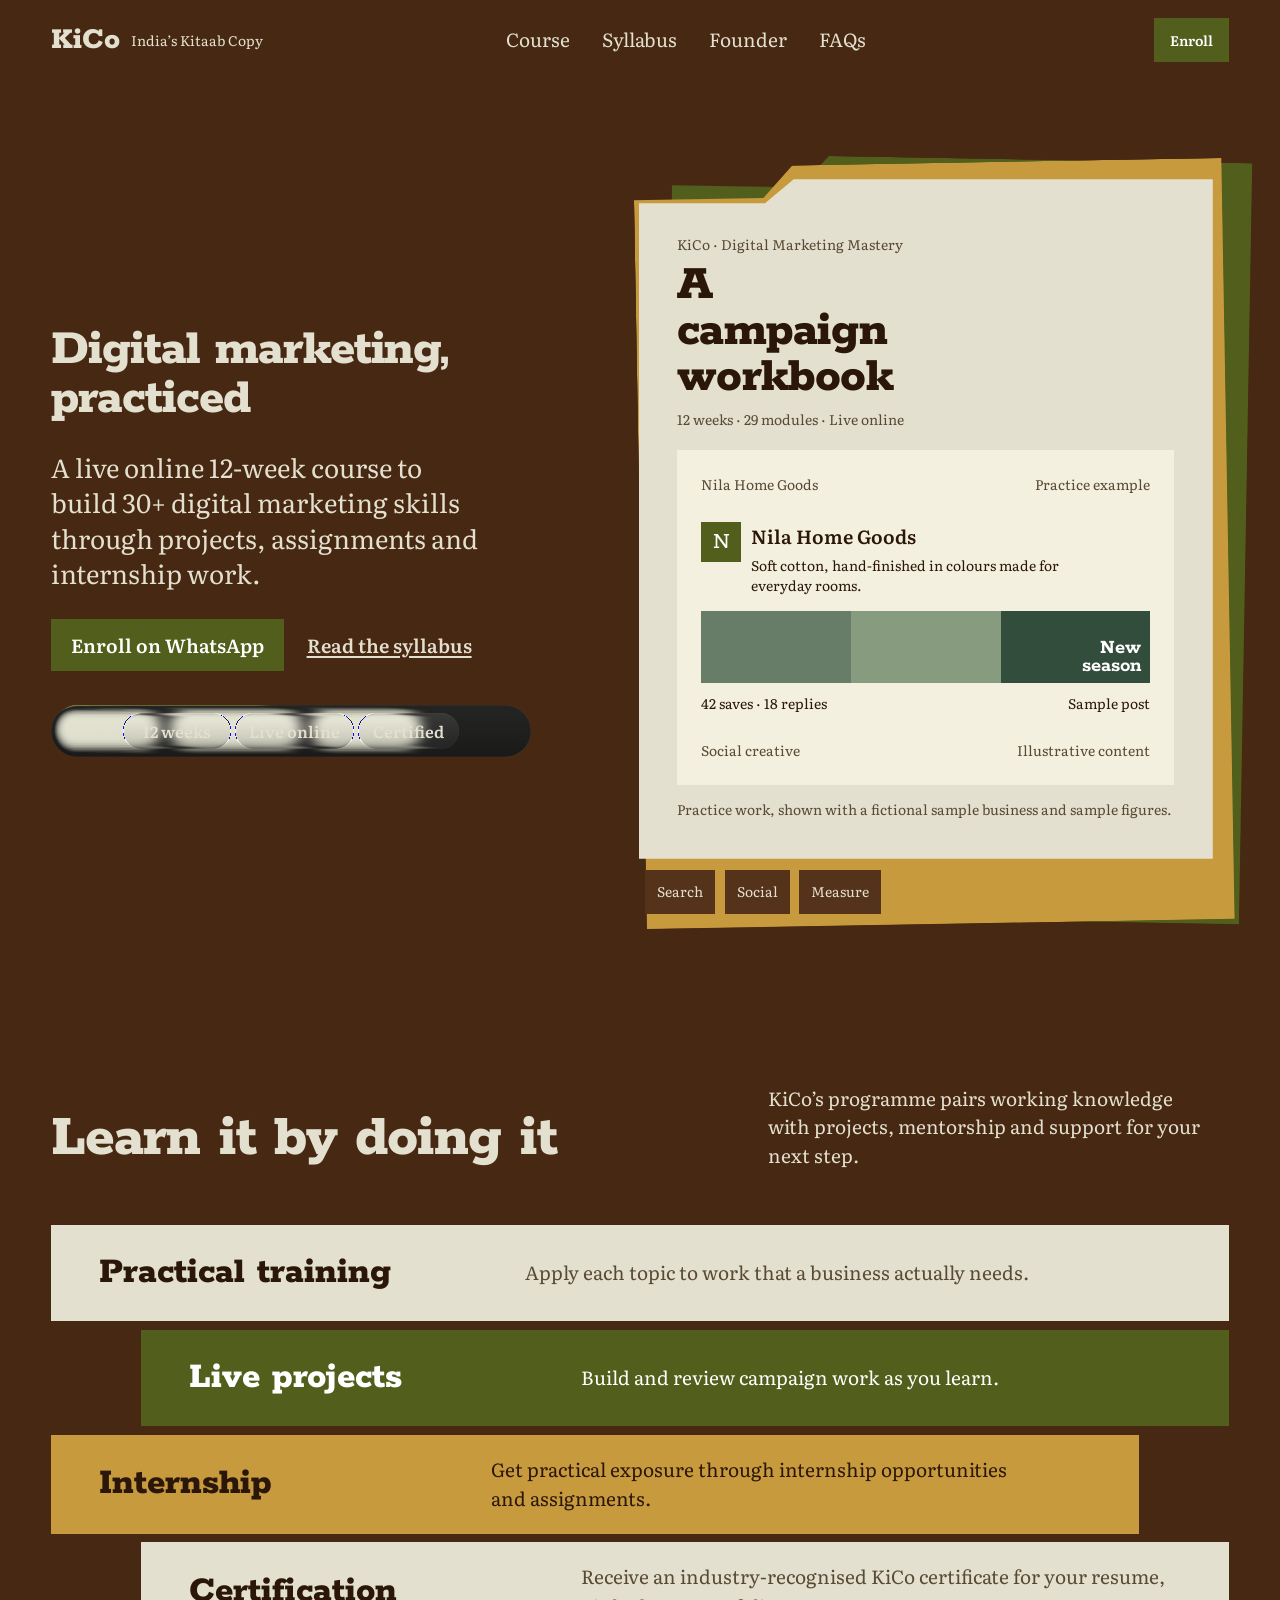
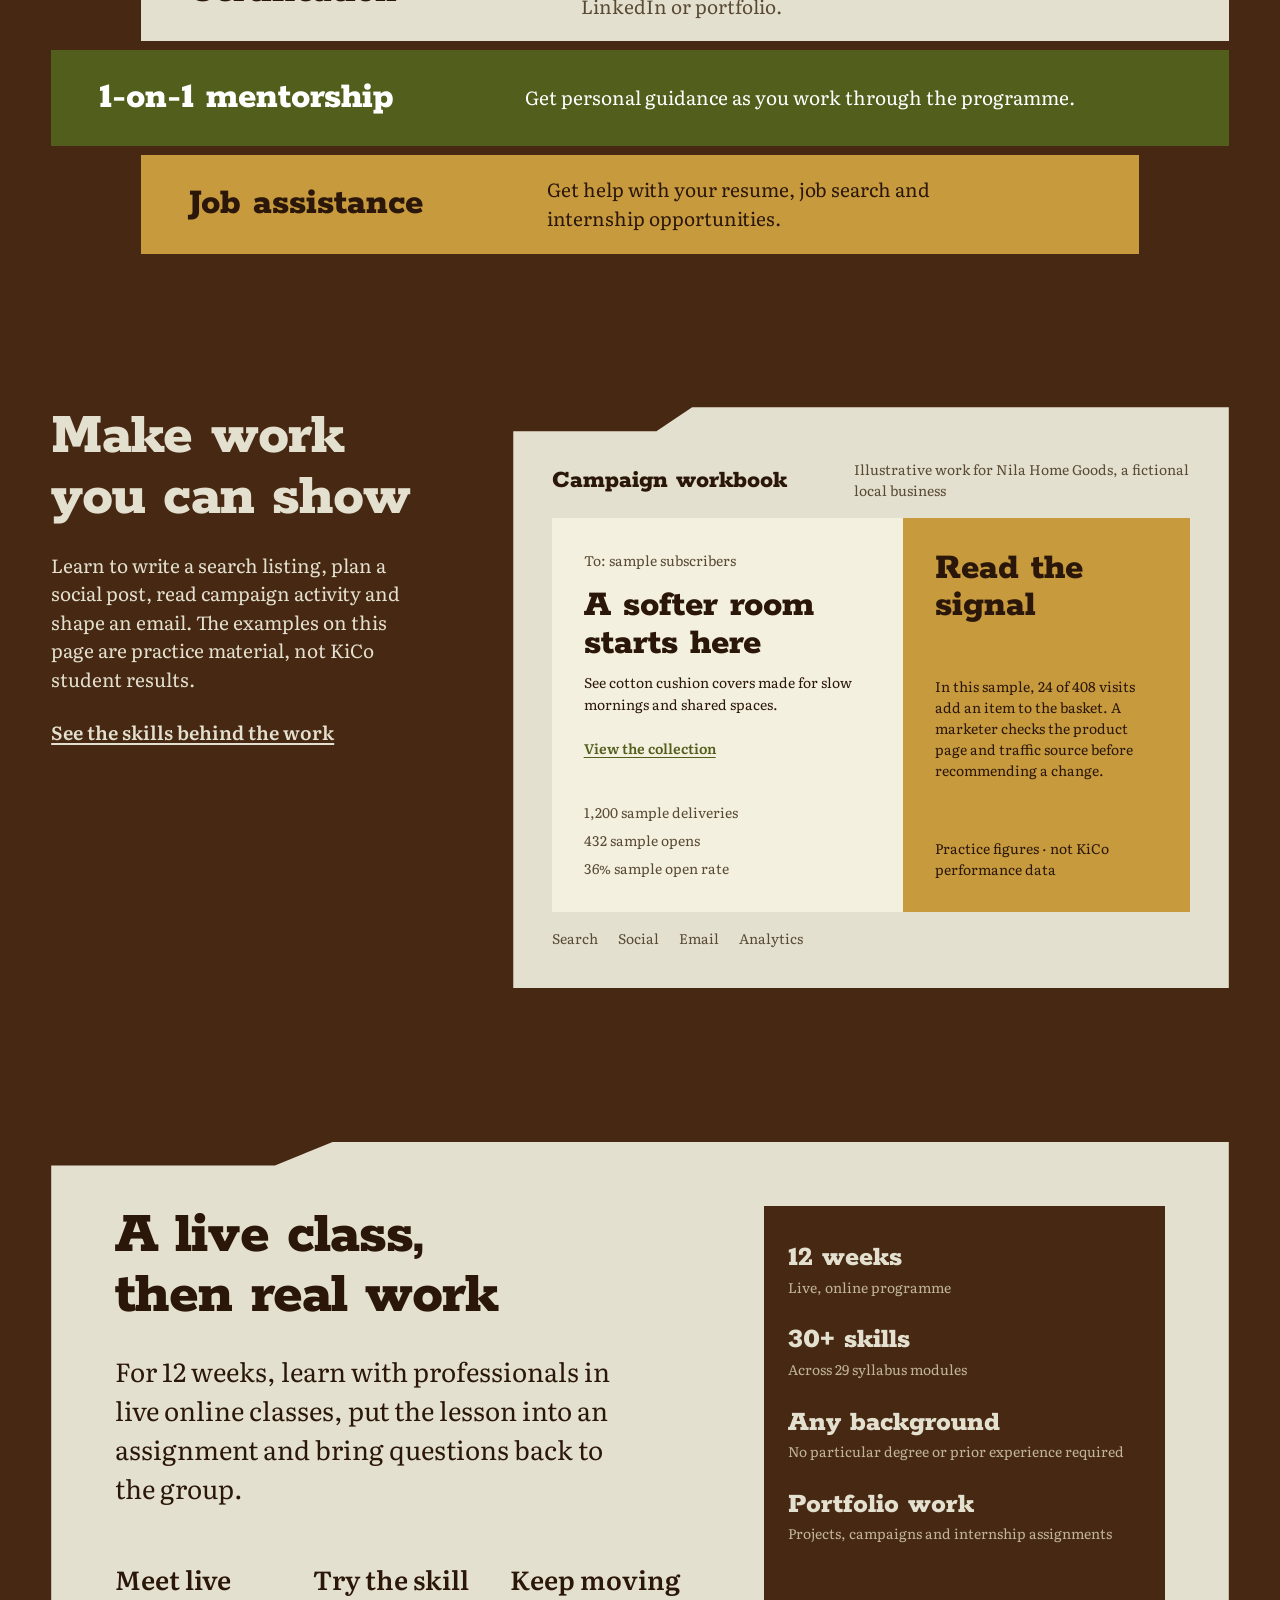
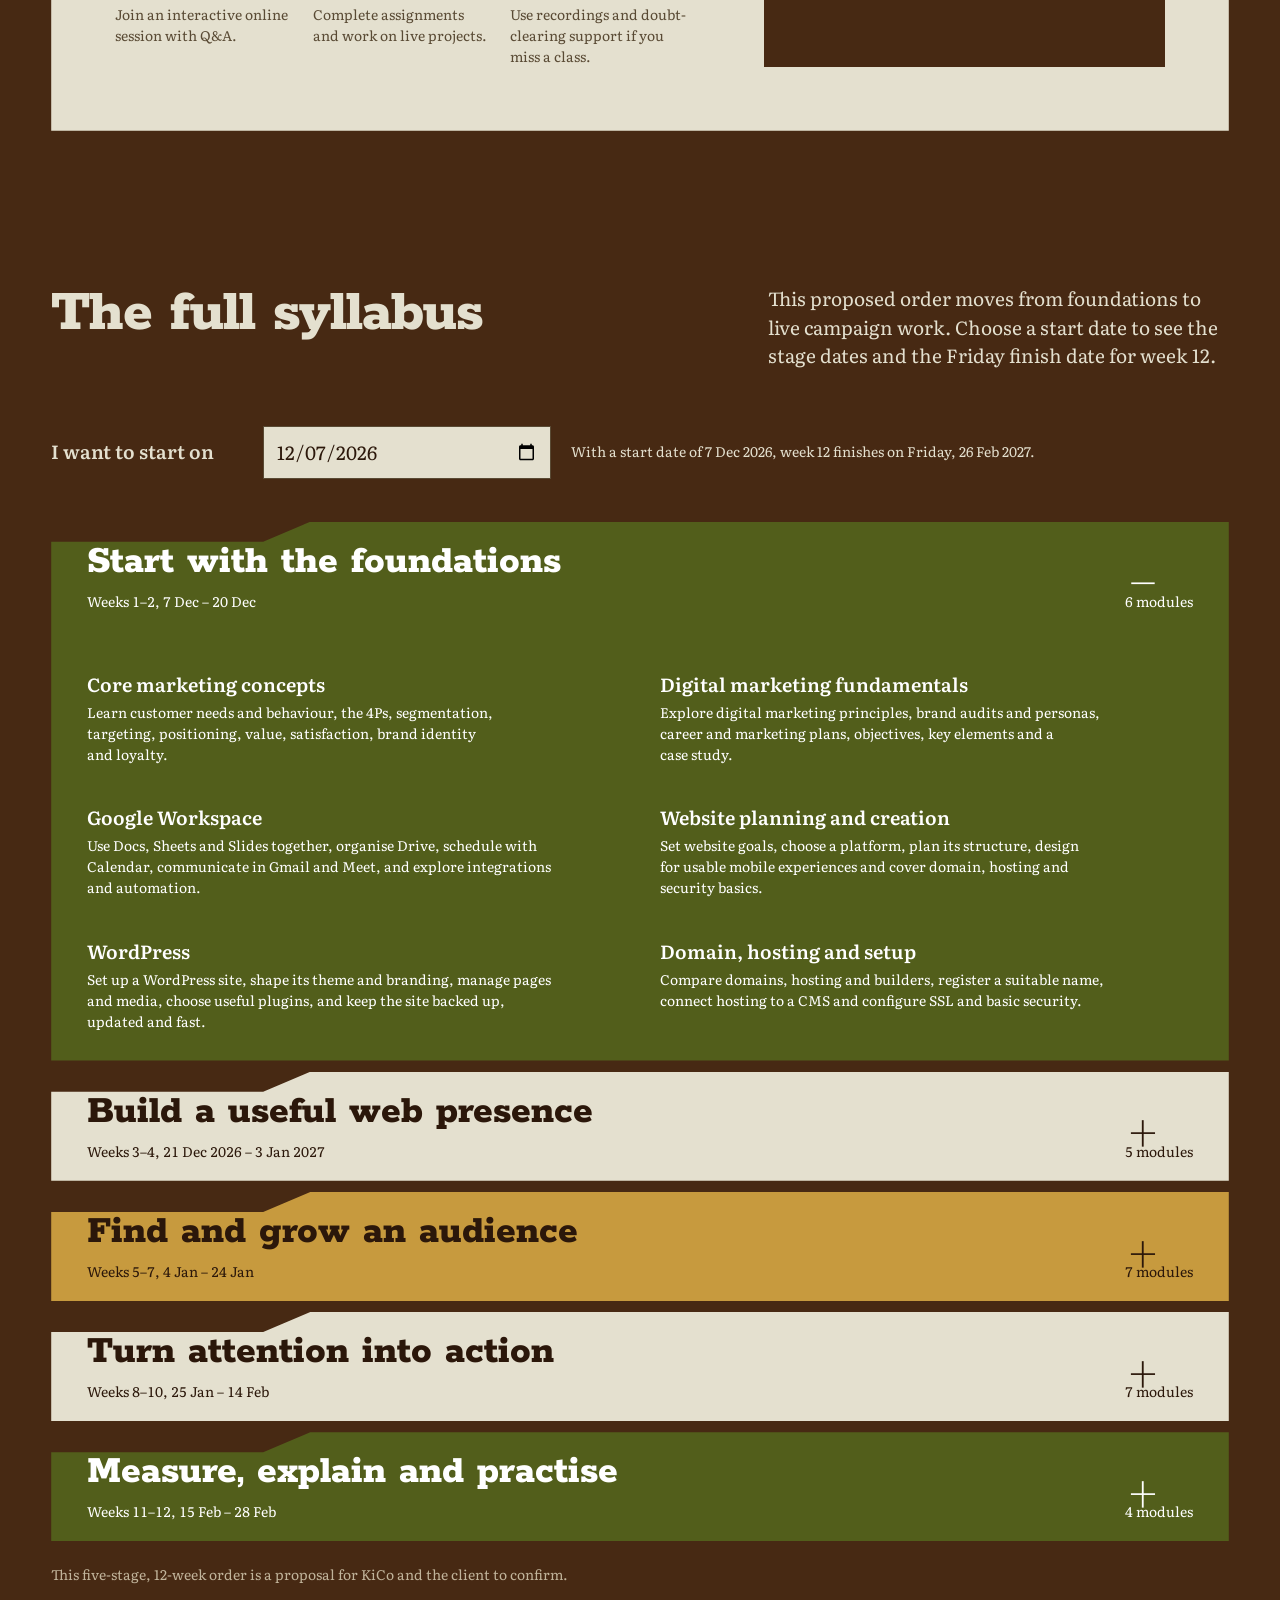
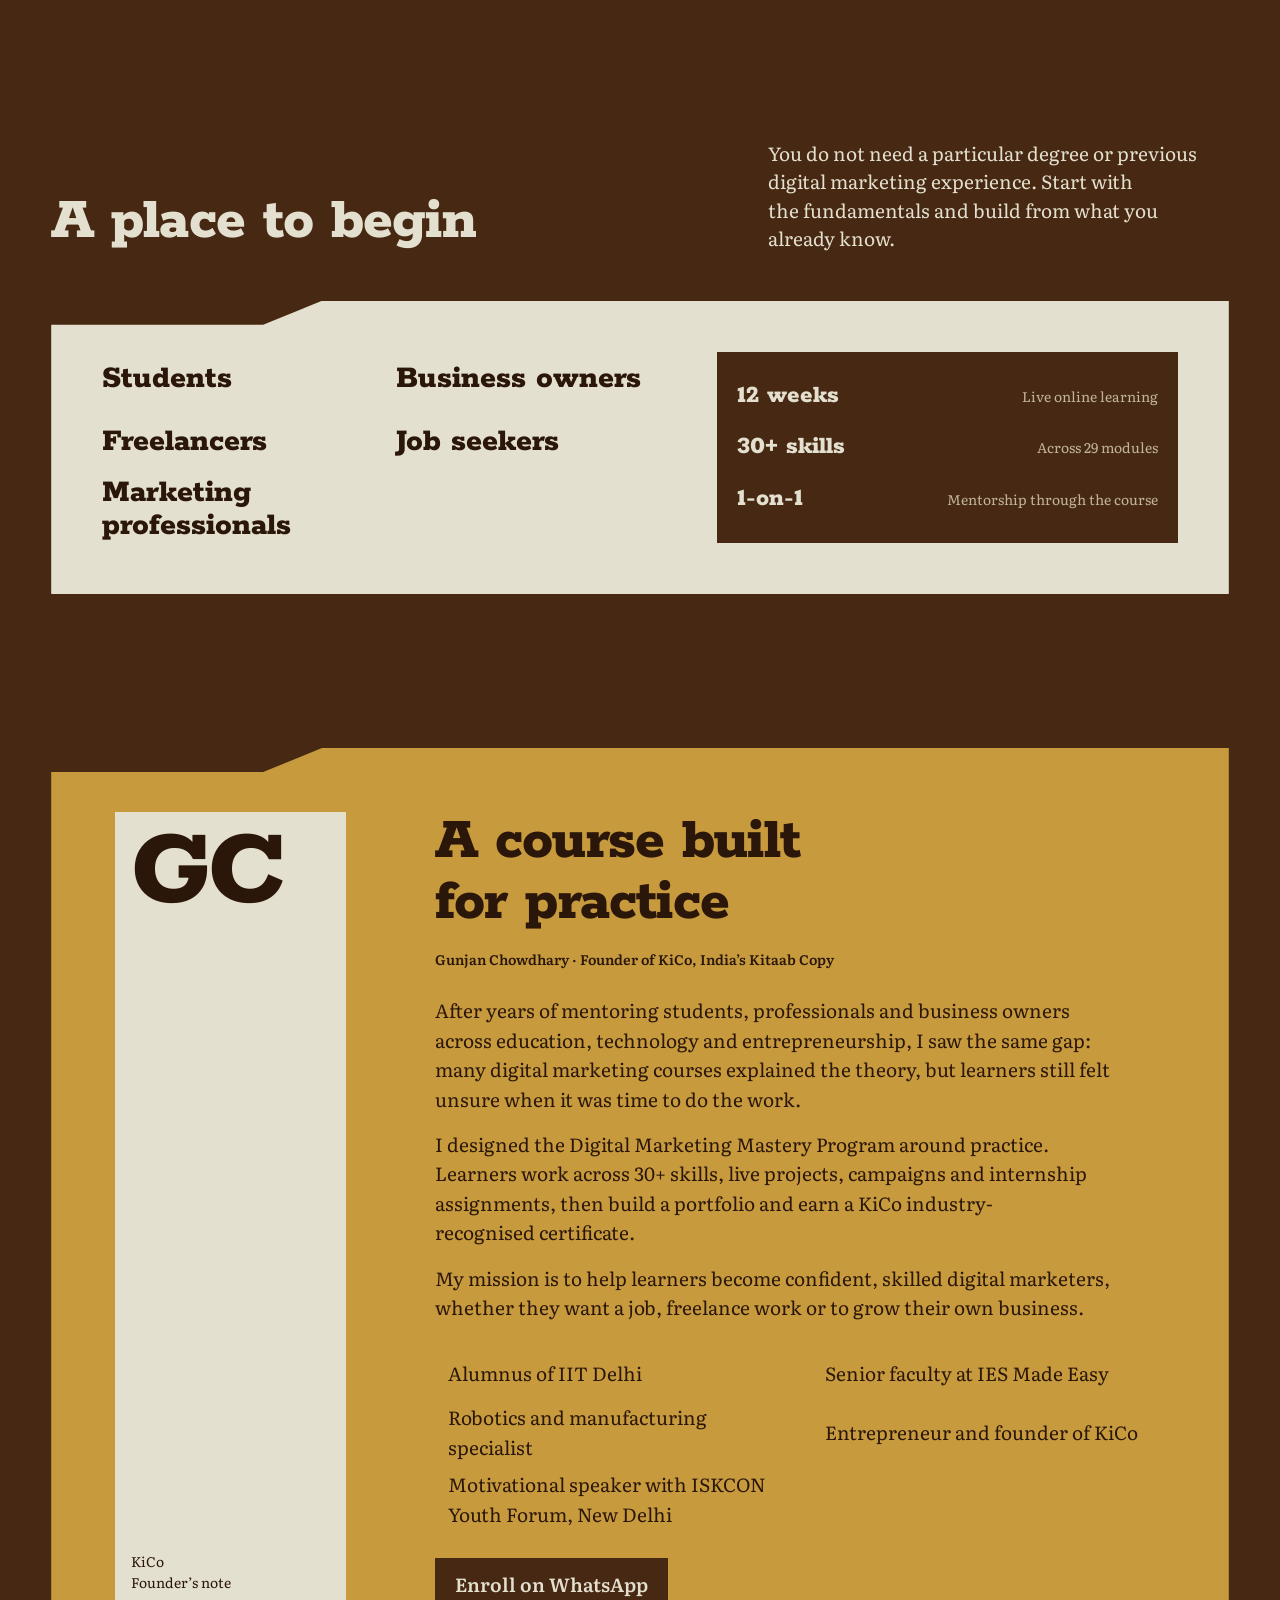
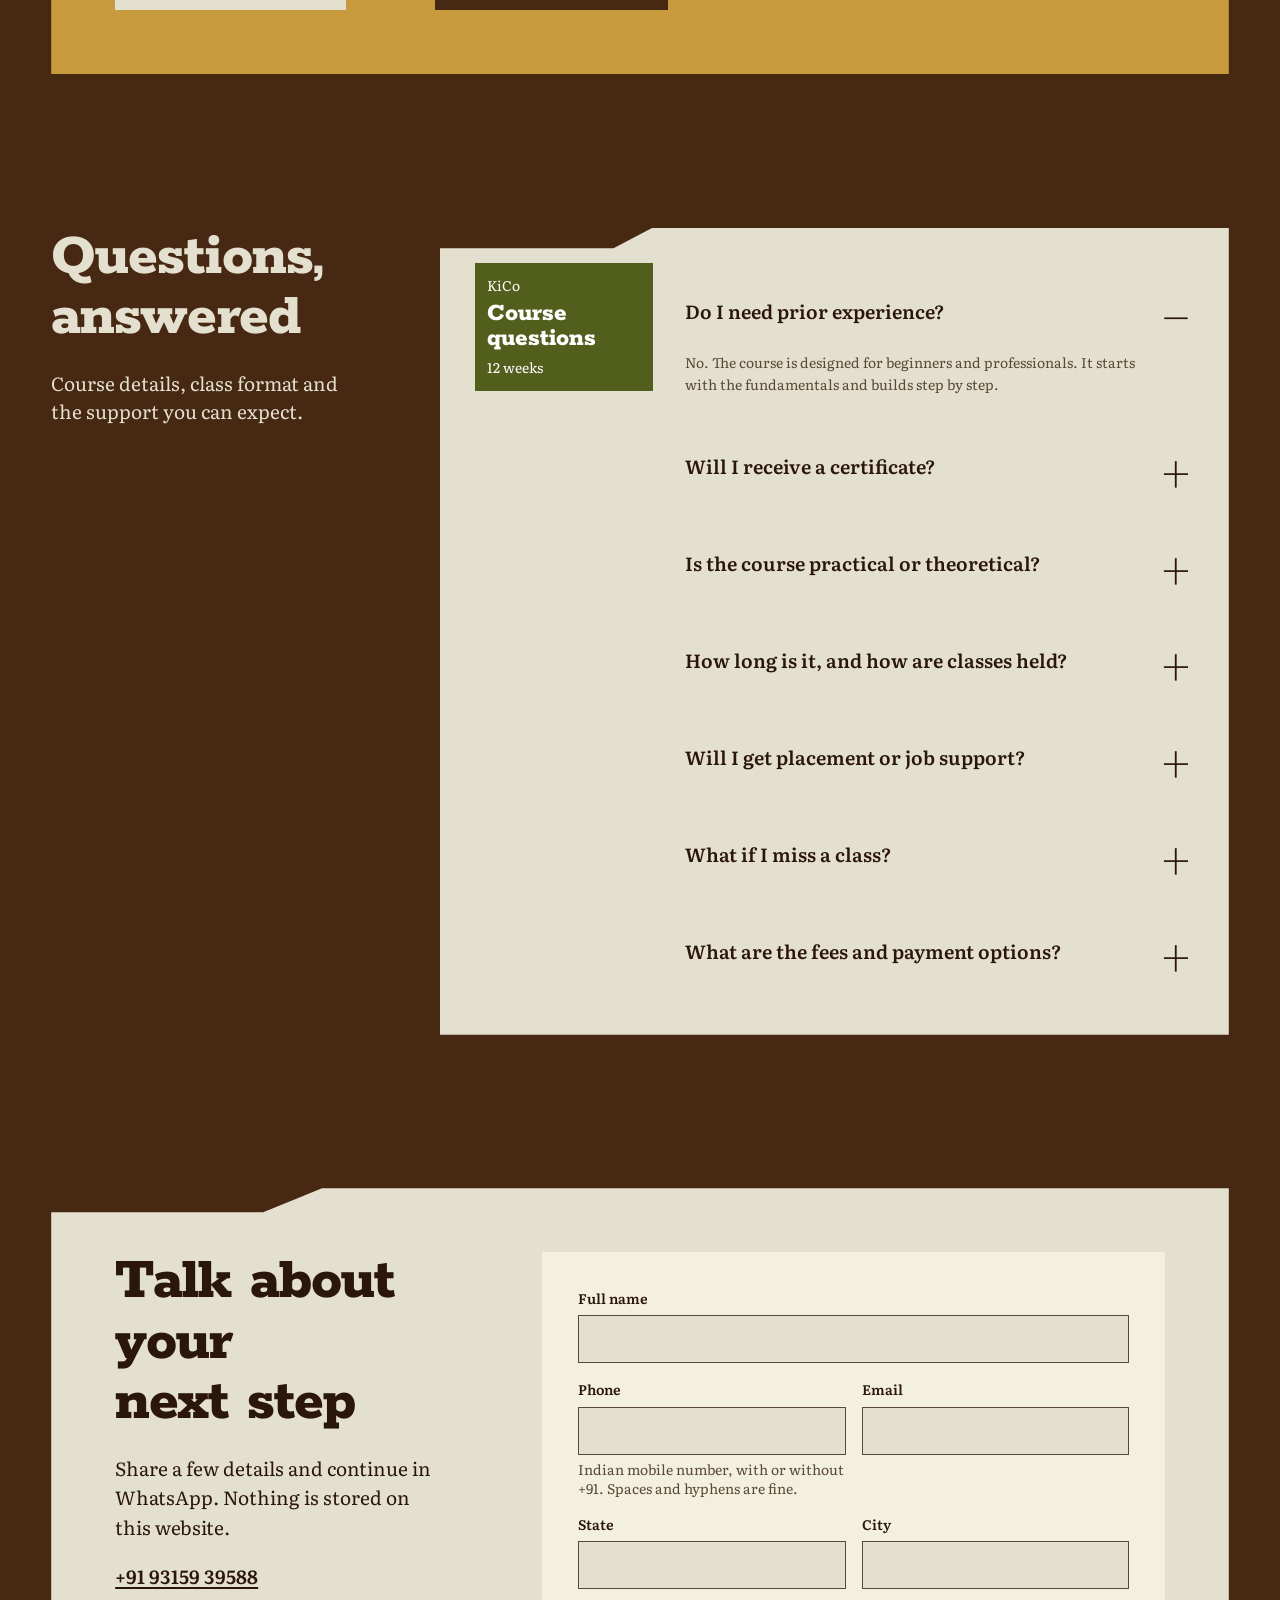
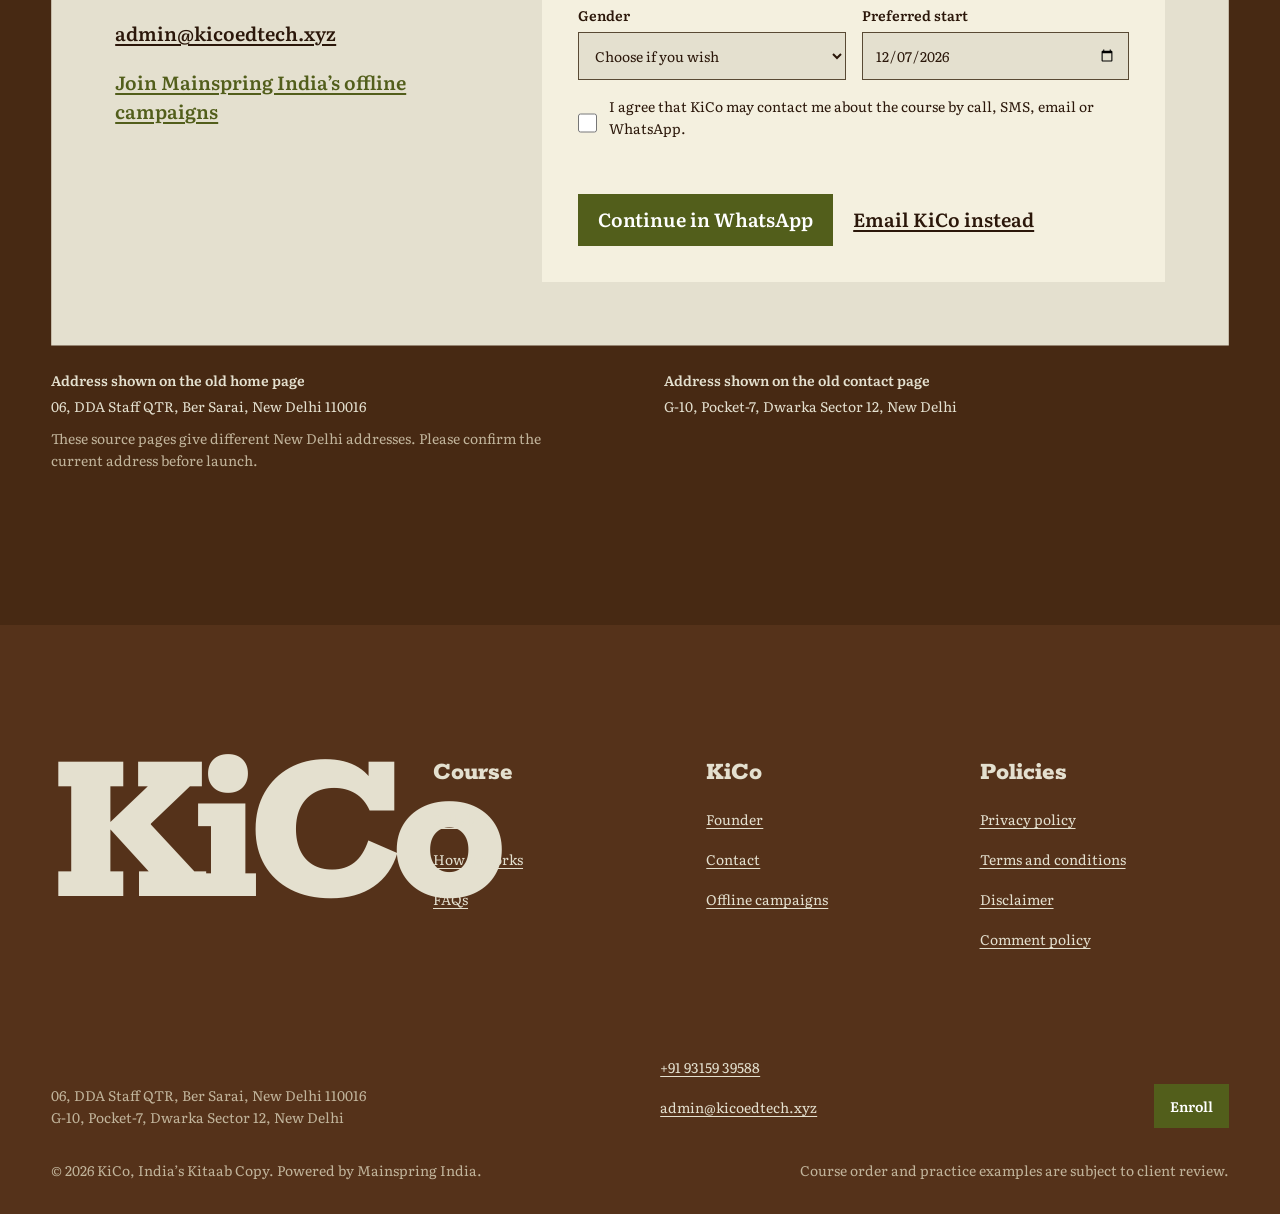
<file: index.html>
<!doctype html>
<html lang="en-IN">
<head>
  <meta charset="utf-8">
  <meta name="viewport" content="width=device-width, initial-scale=1">
  <script>document.documentElement.classList.add('js');</script>
  <title>KiCo Digital Marketing Mastery Program | Learn by Practice</title>
  <meta name="description" content="Build 30+ digital marketing skills in KiCo’s 12-week live online programme. Learn through assignments, live projects, internship work and one-to-one mentorship.">
  <link rel="canonical" href="https://kicoedtech.xyz/">
  <meta name="theme-color" content="#472913">
  <meta property="og:type" content="website">
  <meta property="og:title" content="KiCo Digital Marketing Mastery Program">
  <meta property="og:description" content="A live online 12-week digital marketing course built around practice. Powered by Mainspring India.">
  <meta property="og:url" content="https://kicoedtech.xyz/">
  <meta property="og:image" content="https://kicoedtech.xyz/assets/images/og.png">
  <meta property="og:image:alt" content="KiCo Digital Marketing Mastery Program, set as a campaign workbook">
  <meta name="twitter:card" content="summary_large_image">
  <link rel="preconnect" href="https://fonts.googleapis.com">
  <link rel="preconnect" href="https://fonts.gstatic.com" crossorigin>
  <link href="https://fonts.googleapis.com/css2?family=Literata:ital,wght@0,400;0,600;1,400&family=Rokkitt:wght@800&display=swap" rel="stylesheet">
  <link rel="stylesheet" href="assets/css/site.css">
  <script type="application/ld+json">
  {
    "@context": "https://schema.org",
    "@type": "Course",
    "name": "Digital Marketing Mastery Program",
    "description": "A 12-week live online digital marketing course with assignments, Q&A, projects, internship opportunities and one-to-one mentorship.",
    "provider": {
      "@type": "EducationalOrganization",
      "name": "KiCo, India's Kitaab Copy",
      "url": "https://kicoedtech.xyz/",
      "email": "admin@kicoedtech.xyz",
      "telephone": "+91 93159 39588",
      "address": [
        {
          "@type": "PostalAddress",
          "streetAddress": "06, DDA Staff QTR, Ber Sarai",
          "addressLocality": "New Delhi",
          "postalCode": "110016",
          "addressCountry": "IN"
        },
        {
          "@type": "PostalAddress",
          "streetAddress": "G-10, Pocket-7, Dwarka Sector 12",
          "addressLocality": "New Delhi",
          "addressCountry": "IN"
        }
      ]
    },
    "educationalLevel": "Beginner to professional",
    "courseMode": "Online",
    "courseWorkload": "12 weeks",
    "hasCourseInstance": {
      "@type": "CourseInstance",
      "courseMode": "Online",
      "courseWorkload": "12 weeks"
    }
  }
  </script>
</head>
<body>
  <a class="skip-link" href="#main">Skip to content</a>
  <header class="site-header" id="top">
    <div class="site-header__inner shell">
      <a class="brand" href="#top" aria-label="KiCo, India's Kitaab Copy, home">
        <span class="brand-name">KiCo</span>
        <span class="brand-tagline">India’s Kitaab Copy</span>
      </a>
      <nav class="main-nav" aria-label="Main navigation">
        <a href="#course">Course</a>
        <a href="#syllabus">Syllabus</a>
        <a href="#founder">Founder</a>
        <a href="#faqs">FAQs</a>
      </nav>
      <details class="mobile-menu">
        <summary aria-label="Open navigation menu">Menu</summary>
        <nav aria-label="Mobile navigation">
          <a href="#course">Course</a>
          <a href="#syllabus">Syllabus</a>
          <a href="#founder">Founder</a>
          <a href="#faqs">FAQs</a>
        </nav>
      </details>
      <a class="button button--small" href="https://wa.link/j4caj6" target="_blank" rel="noopener noreferrer">Enroll</a>
    </div>
  </header>

  <main id="main">
    <section class="hero-section" id="course" aria-labelledby="hero-title">
      <div class="hero-grid shell">
        <div class="hero-copy" data-entrance>
          <h1 class="display" id="hero-title">Digital marketing, practiced</h1>
          <p class="hero-lead">A live online 12-week course to build 30+ digital marketing skills through projects, assignments and internship work.</p>
          <div class="hero-actions">
            <a class="button" href="https://wa.link/j4caj6" target="_blank" rel="noopener noreferrer">Enroll on WhatsApp</a>
            <a class="text-link" href="#syllabus">Read the syllabus</a>
          </div>

          <div class="glass-facts-wrap" id="glass-facts-wrap">
            <ul class="course-facts" aria-label="Course facts">
              <li><a href="#program">12 weeks<span class="visually-hidden">, see the course format</span></a></li>
              <li><a href="#program">Live online<span class="visually-hidden">, see how classes work</span></a></li>
              <li><a href="#founder">Certified<span class="visually-hidden">, learn about the certificate</span></a></li>
            </ul>
            <div class="glass-mount" id="glass-mount" aria-label="Course facts in a liquid glass control"></div>
          </div>
        </div>

        <div class="hero-art" data-entrance style="--delay: 90ms">
          <div class="folder folder--back" aria-hidden="true"></div>
          <div class="folder folder--middle" aria-hidden="true"></div>
          <div class="workbook-sheet">
            <div class="workbook-heading">
              <p class="workbook-brand">KiCo · Digital Marketing Mastery</p>
              <p class="workbook-title">A campaign<br>workbook</p>
              <p class="workbook-meta">12 weeks · 29 modules · Live online</p>
            </div>
            <div class="hero-practice" id="hero-practice" aria-label="Illustrative examples of learner campaign work">
              <article class="hero-scene is-active" data-ui aria-hidden="true">
                <div class="sample-topline"><span>Nila Home Goods</span><span>Practice example</span></div>
                <div class="search-query">cotton cushion covers delhi</div>
                <div class="search-result">
                  <p class="result-url">nilahome.example / cushions</p>
                  <h2>Handwoven cotton cushion covers</h2>
                  <p>Made for easy afternoons. Explore the Nila Home Goods cushion collection.</p>
                </div>
                <div class="sample-footer"><span>SEO listing</span><span>Illustrative content</span></div>
              </article>
              <article class="hero-scene" data-ui aria-hidden="true">
                <div class="sample-topline"><span>Nila Home Goods</span><span>Practice example</span></div>
                <div class="social-post">
                  <div class="social-mark" aria-hidden="true">N</div>
                  <div><p class="social-account">Nila Home Goods</p><p>Soft cotton, hand-finished in colours made for everyday rooms.</p></div>
                  <div class="fabric-swatch" aria-hidden="true"><span></span><span></span><span></span><b>New<br>season</b></div>
                  <p class="social-metrics">42 saves · 18 replies <span>Sample post</span></p>
                </div>
                <div class="sample-footer"><span>Social creative</span><span>Illustrative content</span></div>
              </article>
              <article class="hero-scene" data-ui aria-hidden="true">
                <div class="sample-topline"><span>Nila Home Goods</span><span>Practice example</span></div>
                <div class="analytics-sheet">
                  <h2>Shop activity</h2>
                  <div class="metric-pair"><p><strong>408</strong><span>sample visits</span></p><p><strong>24</strong><span>add to basket</span></p></div>
                  <div class="chart" aria-hidden="true"><i style="--bar:36%"></i><i style="--bar:52%"></i><i style="--bar:44%"></i><i style="--bar:70%"></i><i style="--bar:61%"></i><i style="--bar:88%"></i><i style="--bar:76%"></i></div>
                  <p class="sample-finding">Practice finding: product-page visits lead the sample add-to-basket activity.</p>
                </div>
                <div class="sample-footer"><span>Analytics report</span><span>Illustrative figures</span></div>
              </article>
            </div>
            <p class="workbook-caption">Practice work, shown with a fictional sample business and sample figures.</p>
          </div>
          <div class="folder-tabs" aria-hidden="true"><span>Search</span><span>Social</span><span>Measure</span></div>
        </div>
      </div>
    </section>

    <section class="benefits-section section-shell" id="why" aria-labelledby="why-title">
      <div class="section-intro" data-entrance>
        <h2 class="section-title" id="why-title">Learn it by doing it</h2>
        <p>KiCo’s programme pairs working knowledge with projects, mentorship and support for your next step.</p>
      </div>
      <ul class="benefit-stack" data-entrance style="--delay: 90ms">
        <li class="benefit-slip benefit-slip--paper"><h3>Practical training</h3><p>Apply each topic to work that a business actually needs.</p></li>
        <li class="benefit-slip benefit-slip--olive"><h3>Live projects</h3><p>Build and review campaign work as you learn.</p></li>
        <li class="benefit-slip benefit-slip--ochre"><h3>Internship</h3><p>Get practical exposure through internship opportunities and assignments.</p></li>
        <li class="benefit-slip benefit-slip--paper"><h3>Certification</h3><p>Receive an industry-recognised KiCo certificate for your resume, LinkedIn or portfolio.</p></li>
        <li class="benefit-slip benefit-slip--olive"><h3>1-on-1 mentorship</h3><p>Get personal guidance as you work through the programme.</p></li>
        <li class="benefit-slip benefit-slip--ochre"><h3>Job assistance</h3><p>Get help with your resume, job search and internship opportunities.</p></li>
      </ul>
    </section>

    <section class="practice-section section-shell" id="practice" aria-labelledby="practice-title">
      <div class="practice-copy" data-entrance>
        <h2 class="section-title" id="practice-title">Make work you can show</h2>
        <p>Learn to write a search listing, plan a social post, read campaign activity and shape an email. The examples on this page are practice material, not KiCo student results.</p>
        <a class="text-link" href="#syllabus">See the skills behind the work</a>
      </div>
      <div class="practice-plate" data-entrance style="--delay: 90ms">
        <div class="plate-heading"><p>Campaign workbook</p><p>Illustrative work for Nila Home Goods, a fictional local business</p></div>
        <div class="plate-main" data-ui>
          <div class="email-preview">
            <p class="email-address">To: sample subscribers</p>
            <h3>A softer room starts here</h3>
            <p>See cotton cushion covers made for slow mornings and shared spaces.</p>
            <a href="#contact" tabindex="-1" aria-hidden="true">View the collection</a>
            <div class="email-results"><span>1,200 sample deliveries</span><span>432 sample opens</span><span>36% sample open rate</span></div>
          </div>
          <div class="practice-note"><h3>Read the signal</h3><p>In this sample, 24 of 408 visits add an item to the basket. A marketer checks the product page and traffic source before recommending a change.</p><p class="sample-label">Practice figures · not KiCo performance data</p></div>
        </div>
        <div class="plate-caption"><span>Search</span><span>Social</span><span>Email</span><span>Analytics</span></div>
      </div>
    </section>

    <section class="program-section section-shell" id="program" aria-labelledby="program-title">
      <div class="program-sheet">
        <div class="program-copy" data-entrance>
          <h2 class="section-title" id="program-title">A live class, then real work</h2>
          <p class="program-lead">For 12 weeks, learn with professionals in live online classes, put the lesson into an assignment and bring questions back to the group.</p>
          <ul class="learning-loop">
            <li><strong>Meet live</strong><span>Join an interactive online session with Q&amp;A.</span></li>
            <li><strong>Try the skill</strong><span>Complete assignments and work on live projects.</span></li>
            <li><strong>Keep moving</strong><span>Use recordings and doubt-clearing support if you miss a class.</span></li>
          </ul>
        </div>
        <div class="program-facts" data-entrance style="--delay: 90ms">
          <p><strong>12 weeks</strong><span>Live, online programme</span></p>
          <p><strong>30+ skills</strong><span>Across 29 syllabus modules</span></p>
          <p><strong>Any background</strong><span>No particular degree or prior experience required</span></p>
          <p><strong>Portfolio work</strong><span>Projects, campaigns and internship assignments</span></p>
        </div>
      </div>
    </section>

    <section class="syllabus-section section-shell" id="syllabus" aria-labelledby="syllabus-title">
      <div class="syllabus-heading" data-entrance>
        <h2 class="section-title" id="syllabus-title">The full syllabus</h2>
        <p>This proposed order moves from foundations to live campaign work. Choose a start date to see the stage dates and the Friday finish date for week 12.</p>
      </div>
      <div class="planner" data-entrance style="--delay: 60ms">
        <label for="start-date">I want to start on</label>
        <input id="start-date" name="start-date" type="date">
        <p class="planner-status" id="planner-status" role="status" aria-live="polite">Choose a start date to see your proposed course dates.</p>
      </div>

      <div class="stage-list" id="stage-list">
        <article class="stage-sheet stage-sheet--olive" data-weeks="1-2">
          <h3 class="stage-heading"><button class="stage-toggle" type="button" id="stage-toggle-a" aria-expanded="true" aria-controls="stage-panel-a"><span class="stage-title">Start with the foundations</span><span class="week-label" data-week-label>Weeks 1–2</span><span class="stage-count">6 modules</span></button></h3>
          <div class="stage-panel" id="stage-panel-a" role="region" aria-labelledby="stage-toggle-a" tabindex="-1">
            <ol class="module-list">
              <li><h4>Core marketing concepts</h4><p>Learn customer needs and behaviour, the 4Ps, segmentation, targeting, positioning, value, satisfaction, brand identity and loyalty.</p></li>
              <li><h4>Digital marketing fundamentals</h4><p>Explore digital marketing principles, brand audits and personas, career and marketing plans, objectives, key elements and a case study.</p></li>
              <li><h4>Google Workspace</h4><p>Use Docs, Sheets and Slides together, organise Drive, schedule with Calendar, communicate in Gmail and Meet, and explore integrations and automation.</p></li>
              <li><h4>Website planning and creation</h4><p>Set website goals, choose a platform, plan its structure, design for usable mobile experiences and cover domain, hosting and security basics.</p></li>
              <li><h4>WordPress</h4><p>Set up a WordPress site, shape its theme and branding, manage pages and media, choose useful plugins, and keep the site backed up, updated and fast.</p></li>
              <li><h4>Domain, hosting and setup</h4><p>Compare domains, hosting and builders, register a suitable name, connect hosting to a CMS and configure SSL and basic security.</p></li>
            </ol>
          </div>
        </article>

        <article class="stage-sheet stage-sheet--paper" data-weeks="3-4">
          <h3 class="stage-heading"><button class="stage-toggle" type="button" id="stage-toggle-b" aria-expanded="false" aria-controls="stage-panel-b"><span class="stage-title">Build a useful web presence</span><span class="week-label" data-week-label>Weeks 3–4</span><span class="stage-count">5 modules</span></button></h3>
          <div class="stage-panel" id="stage-panel-b" role="region" aria-labelledby="stage-toggle-b" tabindex="-1" hidden>
            <ol class="module-list">
              <li><h4>Landing page optimisation</h4><p>Understand conversion goals, shape a clear mobile-friendly page, write useful copy and avoid common landing-page mistakes.</p></li>
              <li><h4>Search engine optimisation</h4><p>Learn how search engines work, research keywords, improve on-page content and build off-page authority through links and brand mentions.</p></li>
              <li><h4>Content marketing</h4><p>Plan blogs, video, infographics, case studies and social posts around audience needs, then distribute, measure and repurpose the work.</p></li>
              <li><h4>Inbound marketing</h4><p>Compare inbound and outbound, attract visitors with content and SEO, turn visits into leads, nurture them by email and automation, and track results.</p></li>
              <li><h4>Graphic designing</h4><p>Apply design principles and tools to posts, ads, banners, thumbnails, logos and brand kits, then prepare visuals for web and print.</p></li>
            </ol>
          </div>
        </article>

        <article class="stage-sheet stage-sheet--ochre" data-weeks="5-7">
          <h3 class="stage-heading"><button class="stage-toggle" type="button" id="stage-toggle-c" aria-expanded="false" aria-controls="stage-panel-c"><span class="stage-title">Find and grow an audience</span><span class="week-label" data-week-label>Weeks 5–7</span><span class="stage-count">7 modules</span></button></h3>
          <div class="stage-panel" id="stage-panel-c" role="region" aria-labelledby="stage-toggle-c" tabindex="-1" hidden>
            <ol class="module-list">
              <li><h4>Social media marketing</h4><p>Choose platforms for a goal, create engaging content, build a community and plan paid social campaigns.</p></li>
              <li><h4>Facebook marketing</h4><p>Set up a Business Page, publish posts, stories, reels and lives, run targeted ads, and use Pixel, Insights and Ads Manager.</p></li>
              <li><h4>Instagram marketing</h4><p>Improve a profile, plan content around trends and hashtags, work with creators and user-generated content, run Meta ads and read Insights.</p></li>
              <li><h4>LinkedIn marketing</h4><p>Improve personal and company pages, publish thought leadership, grow a network, use LinkedIn Ads and measure B2B lead activity.</p></li>
              <li><h4>Quora marketing</h4><p>Build a credible profile, answer high-traffic questions with useful stories, explore Quora Ads and use analytics to refine activity.</p></li>
              <li><h4>Local promotion</h4><p>Improve a Google Business Profile and map listing, use local SEO, social, WhatsApp and ads, and explore partnerships, creators and events.</p></li>
              <li><h4>Video marketing</h4><p>Choose video formats, use storytelling, distribute across platforms, plan paid video ads and measure performance.</p></li>
            </ol>
          </div>
        </article>

        <article class="stage-sheet stage-sheet--paper" data-weeks="8-10">
          <h3 class="stage-heading"><button class="stage-toggle" type="button" id="stage-toggle-d" aria-expanded="false" aria-controls="stage-panel-d"><span class="stage-title">Turn attention into action</span><span class="week-label" data-week-label>Weeks 8–10</span><span class="stage-count">7 modules</span></button></h3>
          <div class="stage-panel" id="stage-panel-d" role="region" aria-labelledby="stage-toggle-d" tabindex="-1" hidden>
            <ol class="module-list">
              <li><h4>E-commerce marketing</h4><p>Set up a store and product pages, attract visitors through search, ads and social, recover abandoned carts, compare marketplaces and track sales and ROI.</p></li>
              <li><h4>App store optimisation and mobile</h4><p>Improve app titles, descriptions, keywords and visuals, understand ratings and reviews, plan mobile campaigns and promote installs.</p></li>
              <li><h4>Email marketing</h4><p>Build and segment a list, write subject lines and email copy, design mobile templates, automate campaigns and track opens, clicks, conversions and unsubscribes.</p></li>
              <li><h4>Online lead generation</h4><p>Use lead magnets, focused landing pages and forms, paid and organic acquisition, then manage and nurture leads in a CRM.</p></li>
              <li><h4>Online reputation management</h4><p>Monitor mentions and reviews, respond to criticism, invite honest positive reviews and build credibility through PR, blogs and social content.</p></li>
              <li><h4>Google AdSense</h4><p>Review eligibility and setup, place ads with care, understand CPC, CPM and CTR, and read AdSense and Analytics reports without losing sight of user experience.</p></li>
              <li><h4>Digital payment systems</h4><p>Compare payment methods and gateways, learn about encryption, OTPs and fraud protection, and review contactless, buy-now-pay-later and crypto trends.</p></li>
            </ol>
          </div>
        </article>

        <article class="stage-sheet stage-sheet--olive" data-weeks="11-12">
          <h3 class="stage-heading"><button class="stage-toggle" type="button" id="stage-toggle-e" aria-expanded="false" aria-controls="stage-panel-e"><span class="stage-title">Measure, explain and practise</span><span class="week-label" data-week-label>Weeks 11–12</span><span class="stage-count">4 modules</span></button></h3>
          <div class="stage-panel" id="stage-panel-e" role="region" aria-labelledby="stage-toggle-e" tabindex="-1" hidden>
            <ol class="module-list">
              <li><h4>Web analytics</h4><p>Set up and use GA4, understand key metrics and tracked behaviour, and turn activity into clear dashboards and reports.</p></li>
              <li><h4>Digital marketing tools</h4><p>Explore tools for SEO, social publishing, email and automation, analytics and tracking, and advertising.</p></li>
              <li><h4>Reports and proposals</h4><p>Learn report types, proposal essentials, useful data visualisation and tools for clear client communication.</p></li>
              <li><h4>Internship and live projects</h4><p>Apply the work to client projects and campaigns, practise teamwork and problem-solving, and prepare case studies and reports for a portfolio.</p></li>
            </ol>
          </div>
        </article>
      </div>
      <p class="syllabus-note">This five-stage, 12-week order is a proposal for KiCo and the client to confirm.</p>
    </section>

    <section class="audience-section section-shell" id="audience" aria-labelledby="audience-title">
      <div class="audience-heading" data-entrance>
        <h2 class="section-title" id="audience-title">A place to begin</h2>
        <p>You do not need a particular degree or previous digital marketing experience. Start with the fundamentals and build from what you already know.</p>
      </div>
      <div class="audience-sheet" data-entrance style="--delay: 90ms">
        <ul class="audience-list">
          <li>Students</li><li>Business owners</li><li>Freelancers</li><li>Job seekers</li><li>Marketing professionals</li>
        </ul>
        <div class="audience-facts">
          <p><strong>12 weeks</strong><span>Live online learning</span></p>
          <p><strong>30+ skills</strong><span>Across 29 modules</span></p>
          <p><strong>1-on-1</strong><span>Mentorship through the course</span></p>
        </div>
      </div>
    </section>

    <section class="founder-section section-shell" id="founder" aria-labelledby="founder-title">
      <div class="founder-sheet">
        <div class="founder-mark" data-entrance aria-hidden="true"><span>GC</span><p>KiCo<br>Founder’s note</p></div>
        <div class="founder-letter" data-entrance style="--delay: 90ms">
          <h2 class="section-title" id="founder-title">A course built for practice</h2>
          <p class="founder-byline">Gunjan Chowdhary · Founder of KiCo, India’s Kitaab Copy</p>
          <p>After years of mentoring students, professionals and business owners across education, technology and entrepreneurship, I saw the same gap: many digital marketing courses explained the theory, but learners still felt unsure when it was time to do the work.</p>
          <p>I designed the Digital Marketing Mastery Program around practice. Learners work across 30+ skills, live projects, campaigns and internship assignments, then build a portfolio and earn a KiCo industry-recognised certificate.</p>
          <p>My mission is to help learners become confident, skilled digital marketers, whether they want a job, freelance work or to grow their own business.</p>
          <ul class="founder-credentials">
            <li>Alumnus of IIT Delhi</li>
            <li>Senior faculty at IES Made Easy</li>
            <li>Robotics and manufacturing specialist</li>
            <li>Entrepreneur and founder of KiCo</li>
            <li>Motivational speaker with ISKCON Youth Forum, New Delhi</li>
          </ul>
          <a class="button" href="https://wa.link/j4caj6" target="_blank" rel="noopener noreferrer">Enroll on WhatsApp</a>
        </div>
      </div>
    </section>

    <section class="faq-section section-shell" id="faqs" aria-labelledby="faq-title">
      <div class="faq-heading" data-entrance>
        <h2 class="section-title" id="faq-title">Questions, answered</h2>
        <p>Course details, class format and the support you can expect.</p>
      </div>
      <div class="faq-sheet" data-entrance style="--delay: 90ms">
        <div class="faq-index" aria-hidden="true"><span>KiCo</span><p>Course<br>questions</p><span>12 weeks</span></div>
        <div class="faq-list">
          <article class="faq-item">
            <h3><button class="faq-toggle" id="faq-toggle-1" type="button" aria-expanded="true" aria-controls="faq-panel-1">Do I need prior experience?</button></h3>
            <div class="faq-panel" id="faq-panel-1" role="region" aria-labelledby="faq-toggle-1" tabindex="-1"><p>No. The course is designed for beginners and professionals. It starts with the fundamentals and builds step by step.</p></div>
          </article>
          <article class="faq-item">
            <h3><button class="faq-toggle" id="faq-toggle-2" type="button" aria-expanded="false" aria-controls="faq-panel-2">Will I receive a certificate?</button></h3>
            <div class="faq-panel" id="faq-panel-2" role="region" aria-labelledby="faq-toggle-2" tabindex="-1" hidden><p>Yes. KiCo provides an industry-recognised certificate that you can add to your resume, LinkedIn profile or portfolio.</p></div>
          </article>
          <article class="faq-item">
            <h3><button class="faq-toggle" id="faq-toggle-3" type="button" aria-expanded="false" aria-controls="faq-panel-3">Is the course practical or theoretical?</button></h3>
            <div class="faq-panel" id="faq-panel-3" role="region" aria-labelledby="faq-toggle-3" tabindex="-1" hidden><p>KiCo describes the programme as 100% practical. It includes live projects, real campaigns and internship opportunities.</p></div>
          </article>
          <article class="faq-item">
            <h3><button class="faq-toggle" id="faq-toggle-4" type="button" aria-expanded="false" aria-controls="faq-panel-4">How long is it, and how are classes held?</button></h3>
            <div class="faq-panel" id="faq-panel-4" role="region" aria-labelledby="faq-toggle-4" tabindex="-1" hidden><p>The course runs for 12 weeks. Classes are live and online, with interaction, assignments and Q&amp;A.</p></div>
          </article>
          <article class="faq-item">
            <h3><button class="faq-toggle" id="faq-toggle-5" type="button" aria-expanded="false" aria-controls="faq-panel-5">Will I get placement or job support?</button></h3>
            <div class="faq-panel" id="faq-panel-5" role="region" aria-labelledby="faq-toggle-5" tabindex="-1" hidden><p>KiCo offers internship opportunities, resume-building and job assistance. KiCo is a training provider, not a recruitment agency, and does not guarantee a job, internship, income or result.</p></div>
          </article>
          <article class="faq-item">
            <h3><button class="faq-toggle" id="faq-toggle-6" type="button" aria-expanded="false" aria-controls="faq-panel-6">What if I miss a class?</button></h3>
            <div class="faq-panel" id="faq-panel-6" role="region" aria-labelledby="faq-toggle-6" tabindex="-1" hidden><p>You can catch up with recorded sessions and use doubt-clearing support.</p></div>
          </article>
          <article class="faq-item">
            <h3><button class="faq-toggle" id="faq-toggle-7" type="button" aria-expanded="false" aria-controls="faq-panel-7">What are the fees and payment options?</button></h3>
            <div class="faq-panel" id="faq-panel-7" role="region" aria-labelledby="faq-toggle-7" tabindex="-1" hidden><p>KiCo describes the plans as affordable and offers one-time payment or instalments. Fees are not published here; contact KiCo for current fees and offers.</p></div>
          </article>
        </div>
      </div>
    </section>

    <section class="contact-section section-shell" id="contact" aria-labelledby="contact-title">
      <div class="contact-coupon">
        <div class="contact-intro" data-entrance>
          <h2 class="section-title" id="contact-title">Talk about your next step</h2>
          <p>Share a few details and continue in WhatsApp. Nothing is stored on this website.</p>
          <a class="contact-phone" href="tel:+919315939588">+91 93159 39588</a>
          <a class="contact-email" href="mailto:admin@kicoedtech.xyz">admin@kicoedtech.xyz</a>
          <a class="text-link" href="https://mainsprings.co.in/" target="_blank" rel="noopener noreferrer">Join Mainspring India’s offline campaigns</a>
        </div>

        <form class="enquiry-form" id="enquiry-form" novalidate data-entrance style="--delay: 90ms">
          <div class="form-grid">
            <div class="field field--wide"><label for="full-name">Full name</label><input id="full-name" name="name" type="text" autocomplete="name" required></div>
            <div class="field"><label for="phone">Phone</label><input id="phone" name="phone" type="tel" inputmode="tel" autocomplete="tel" aria-describedby="phone-hint" required><span class="field-hint" id="phone-hint">Indian mobile number, with or without +91. Spaces and hyphens are fine.</span></div>
            <div class="field"><label for="email">Email</label><input id="email" name="email" type="email" autocomplete="email" required></div>
            <div class="field"><label for="state">State</label><input id="state" name="state" type="text" list="india-states" autocomplete="address-level1"><datalist id="india-states"><option>Andhra Pradesh</option><option>Arunachal Pradesh</option><option>Assam</option><option>Bihar</option><option>Chhattisgarh</option><option>Goa</option><option>Gujarat</option><option>Haryana</option><option>Himachal Pradesh</option><option>Jharkhand</option><option>Karnataka</option><option>Kerala</option><option>Madhya Pradesh</option><option>Maharashtra</option><option>Manipur</option><option>Meghalaya</option><option>Mizoram</option><option>Nagaland</option><option>Odisha</option><option>Punjab</option><option>Rajasthan</option><option>Sikkim</option><option>Tamil Nadu</option><option>Telangana</option><option>Tripura</option><option>Uttar Pradesh</option><option>Uttarakhand</option><option>West Bengal</option><option>Andaman and Nicobar Islands</option><option>Chandigarh</option><option>Dadra and Nagar Haveli and Daman and Diu</option><option>Delhi</option><option>Jammu and Kashmir</option><option>Ladakh</option><option>Lakshadweep</option><option>Puducherry</option></datalist></div>
            <div class="field"><label for="city">City</label><input id="city" name="city" type="text" autocomplete="address-level2"></div>
            <div class="field"><label for="gender">Gender</label><select id="gender" name="gender"><option value="">Choose if you wish</option><option>Male</option><option>Female</option><option>Other</option><option>Prefer not to say</option></select></div>
            <div class="field"><label for="preferred-start">Preferred start</label><input id="preferred-start" name="preferred-start" type="date"></div>
            <div class="field field--wide consent-field"><label class="consent-label" for="consent"><input id="consent" name="consent" type="checkbox" required><span>I agree that KiCo may contact me about the course by call, SMS, email or WhatsApp.</span></label></div>
          </div>
          <p class="form-note" id="form-status" role="status" aria-live="polite"></p>
          <div class="form-actions"><button class="button" type="submit">Continue in WhatsApp</button><a class="text-link" href="mailto:admin@kicoedtech.xyz">Email KiCo instead</a></div>
        </form>
      </div>
      <div class="address-strip" data-entrance>
        <div><h3>Address shown on the old home page</h3><p>06, DDA Staff QTR, Ber Sarai, New Delhi 110016</p></div>
        <div><h3>Address shown on the old contact page</h3><p>G-10, Pocket-7, Dwarka Sector 12, New Delhi</p></div>
      </div>
      <p class="address-note">These source pages give different New Delhi addresses. Please confirm the current address before launch.</p>
    </section>
  </main>

  <footer class="site-footer">
    <div class="footer-top shell">
      <p class="footer-brand">KiCo</p>
      <div class="footer-links">
        <div><h2>Course</h2><a href="#syllabus">Syllabus</a><a href="#program">How it works</a><a href="#faqs">FAQs</a></div>
        <div><h2>KiCo</h2><a href="#founder">Founder</a><a href="#contact">Contact</a><a href="https://mainsprings.co.in/" target="_blank" rel="noopener noreferrer">Offline campaigns</a></div>
        <div><h2>Policies</h2><a href="privacy-policy.html">Privacy policy</a><a href="terms-conditions.html">Terms and conditions</a><a href="disclaimer.html">Disclaimer</a><a href="comment-policy.html">Comment policy</a></div>
      </div>
    </div>
    <div class="footer-bottom shell">
      <div><p>06, DDA Staff QTR, Ber Sarai, New Delhi 110016</p><p>G-10, Pocket-7, Dwarka Sector 12, New Delhi</p></div>
      <div><a href="tel:+919315939588">+91 93159 39588</a><a href="mailto:admin@kicoedtech.xyz">admin@kicoedtech.xyz</a></div>
      <a class="button button--small" href="https://wa.link/j4caj6" target="_blank" rel="noopener noreferrer">Enroll</a>
    </div>
    <div class="footer-legal shell"><p>© <span id="year">2026</span> KiCo, India’s Kitaab Copy. Powered by Mainspring India.</p><p>Course order and practice examples are subject to client review.</p></div>
  </footer>

  <script defer src="assets/js/glass/html2canvas.min.js"></script>
  <script defer src="assets/js/glass/container.js"></script>
  <script defer src="assets/js/glass/button.js"></script>
  <script defer src="assets/js/site.js"></script>
</body>
</html>
</file>
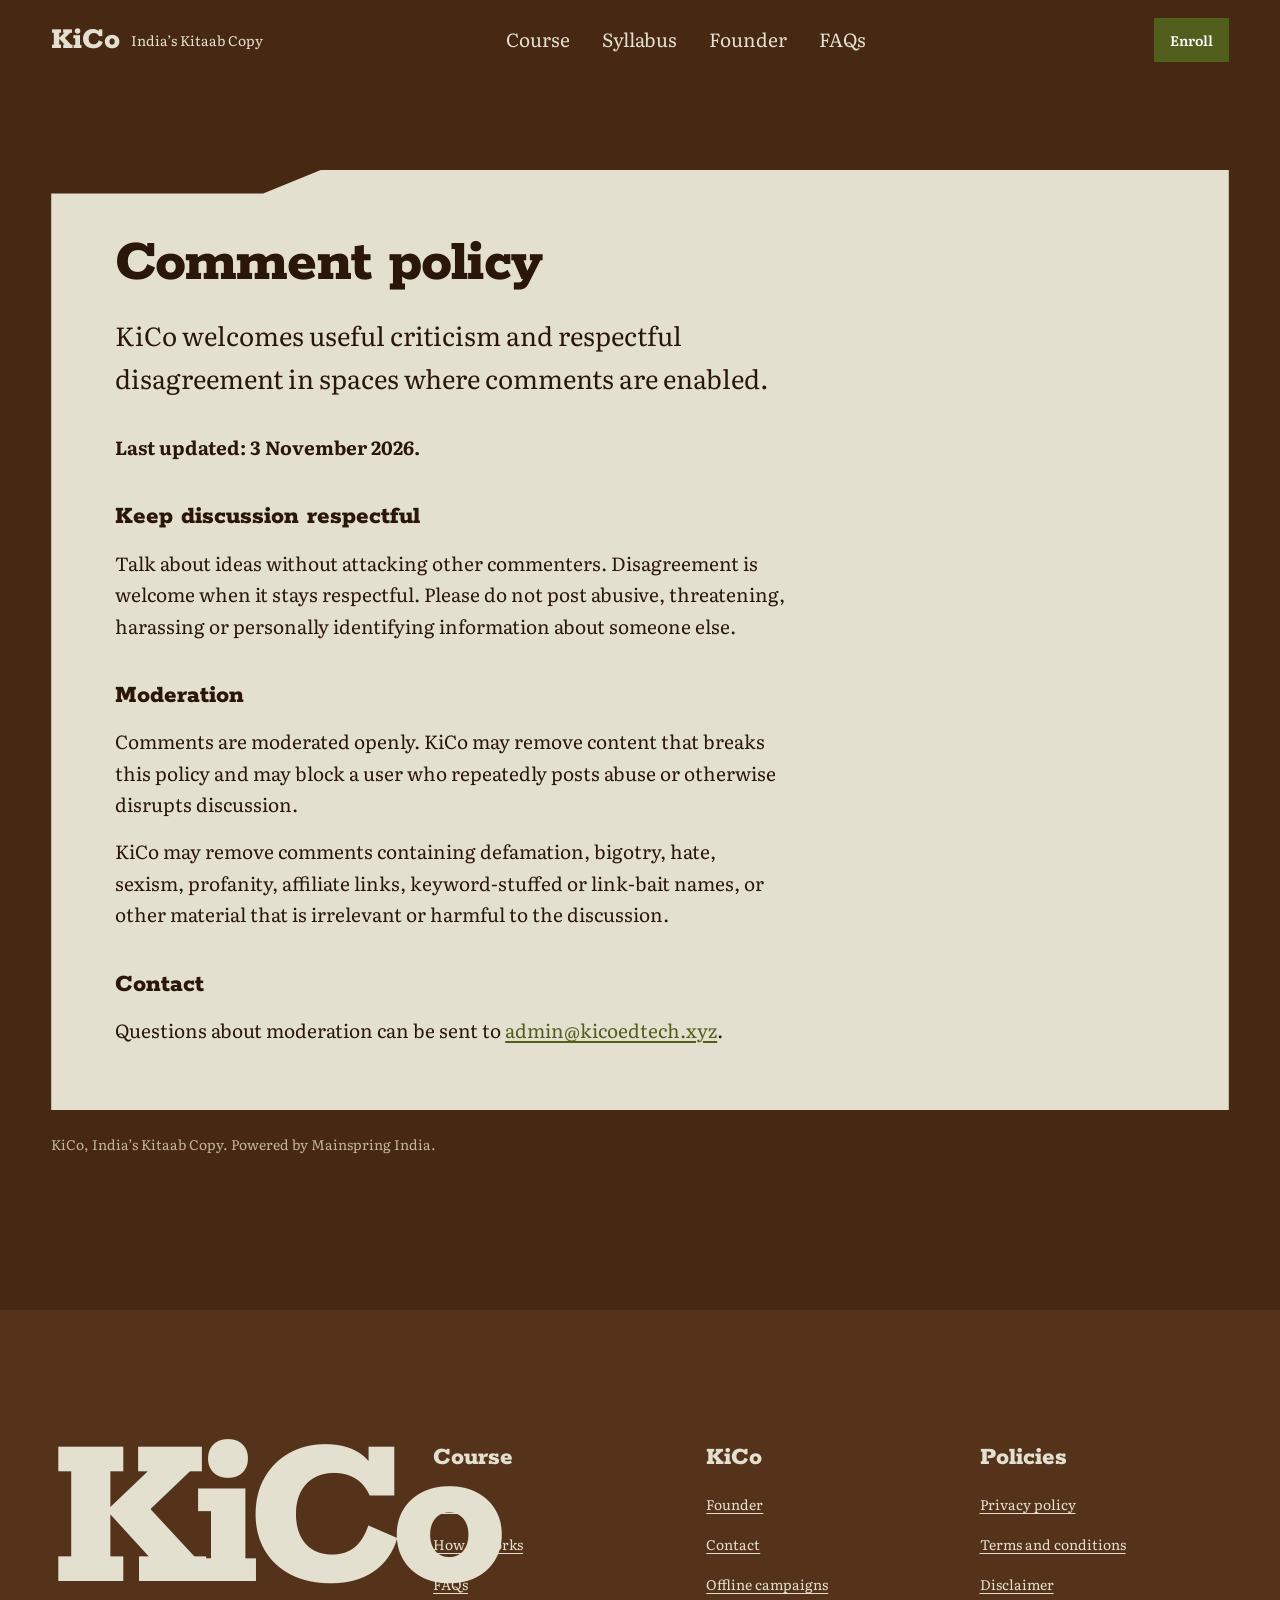
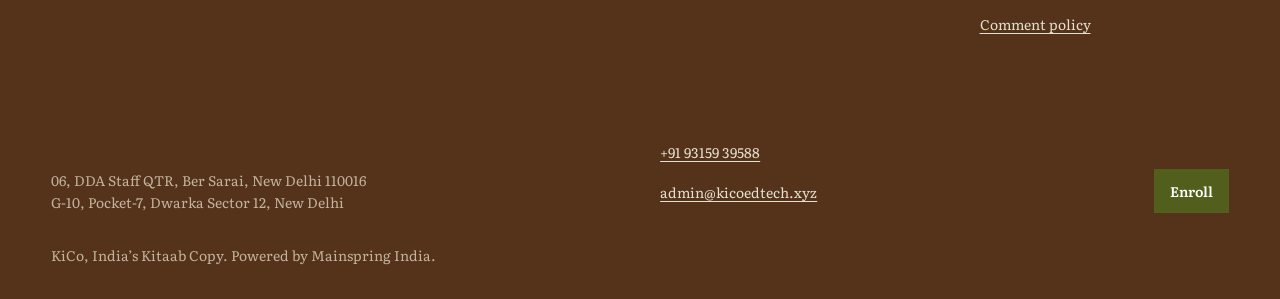
<file: comment-policy.html>
<!doctype html>
<html lang="en-IN">
<head>
  <meta charset="utf-8">
  <meta name="viewport" content="width=device-width, initial-scale=1">
  <script>document.documentElement.classList.add('js');</script>
  <title>Comment Policy | KiCo</title>
  <meta name="description" content="Guidelines for respectful discussion in KiCo’s public comment spaces.">
  <link rel="canonical" href="https://kicoedtech.xyz/comment-policy.html">
  <meta name="theme-color" content="#472913">
  <meta property="og:type" content="website"><meta property="og:title" content="Comment Policy | KiCo"><meta property="og:description" content="How KiCo moderates comments and discussion."><meta property="og:url" content="https://kicoedtech.xyz/comment-policy.html"><meta property="og:image" content="https://kicoedtech.xyz/assets/images/og.png">
  <link rel="preconnect" href="https://fonts.googleapis.com"><link rel="preconnect" href="https://fonts.gstatic.com" crossorigin>
  <link href="https://fonts.googleapis.com/css2?family=Literata:ital,wght@0,400;0,600;1,400&family=Rokkitt:wght@800&display=swap" rel="stylesheet">
  <link rel="stylesheet" href="assets/css/site.css">
</head>
<body class="legal-page">
  <a class="skip-link" href="#main">Skip to content</a>
  <header class="site-header"><div class="site-header__inner shell"><a class="brand" href="index.html" aria-label="KiCo, India's Kitaab Copy, home"><span class="brand-name">KiCo</span><span class="brand-tagline">India’s Kitaab Copy</span></a><nav class="main-nav" aria-label="Main navigation"><a href="index.html#course">Course</a><a href="index.html#syllabus">Syllabus</a><a href="index.html#founder">Founder</a><a href="index.html#faqs">FAQs</a></nav><details class="mobile-menu"><summary aria-label="Open navigation menu">Menu</summary><nav aria-label="Mobile navigation"><a href="index.html#course">Course</a><a href="index.html#syllabus">Syllabus</a><a href="index.html#founder">Founder</a><a href="index.html#faqs">FAQs</a></nav></details><a class="button button--small" href="https://wa.link/j4caj6" target="_blank" rel="noopener noreferrer">Enroll</a></div></header>
  <main id="main" class="shell">
    <article class="legal-sheet" data-entrance>
      <h1 class="section-title">Comment policy</h1>
      <p class="legal-intro">KiCo welcomes useful criticism and respectful disagreement in spaces where comments are enabled.</p>
      <p><strong>Last updated: 3 November 2026.</strong></p>

      <h2>Keep discussion respectful</h2>
      <p>Talk about ideas without attacking other commenters. Disagreement is welcome when it stays respectful. Please do not post abusive, threatening, harassing or personally identifying information about someone else.</p>

      <h2>Moderation</h2>
      <p>Comments are moderated openly. KiCo may remove content that breaks this policy and may block a user who repeatedly posts abuse or otherwise disrupts discussion.</p>
      <p>KiCo may remove comments containing defamation, bigotry, hate, sexism, profanity, affiliate links, keyword-stuffed or link-bait names, or other material that is irrelevant or harmful to the discussion.</p>

      <h2>Contact</h2>
      <p>Questions about moderation can be sent to <a href="mailto:admin@kicoedtech.xyz">admin@kicoedtech.xyz</a>.</p>
    </article>
    <p class="legal-footer-note">KiCo, India’s Kitaab Copy. Powered by Mainspring India.</p>
  </main>
  <footer class="site-footer"><div class="footer-top shell"><p class="footer-brand">KiCo</p><div class="footer-links"><div><h2>Course</h2><a href="index.html#syllabus">Syllabus</a><a href="index.html#program">How it works</a><a href="index.html#faqs">FAQs</a></div><div><h2>KiCo</h2><a href="index.html#founder">Founder</a><a href="index.html#contact">Contact</a><a href="https://mainsprings.co.in/" target="_blank" rel="noopener noreferrer">Offline campaigns</a></div><div><h2>Policies</h2><a href="privacy-policy.html">Privacy policy</a><a href="terms-conditions.html">Terms and conditions</a><a href="disclaimer.html">Disclaimer</a><a href="comment-policy.html" aria-current="page">Comment policy</a></div></div></div><div class="footer-bottom shell"><div><p>06, DDA Staff QTR, Ber Sarai, New Delhi 110016</p><p>G-10, Pocket-7, Dwarka Sector 12, New Delhi</p></div><div><a href="tel:+919315939588">+91 93159 39588</a><a href="mailto:admin@kicoedtech.xyz">admin@kicoedtech.xyz</a></div><a class="button button--small" href="https://wa.link/j4caj6" target="_blank" rel="noopener noreferrer">Enroll</a></div><div class="footer-legal shell"><p>KiCo, India’s Kitaab Copy. Powered by Mainspring India.</p></div></footer>
  <script defer src="assets/js/site.js"></script>
</body>
</html>
</file>
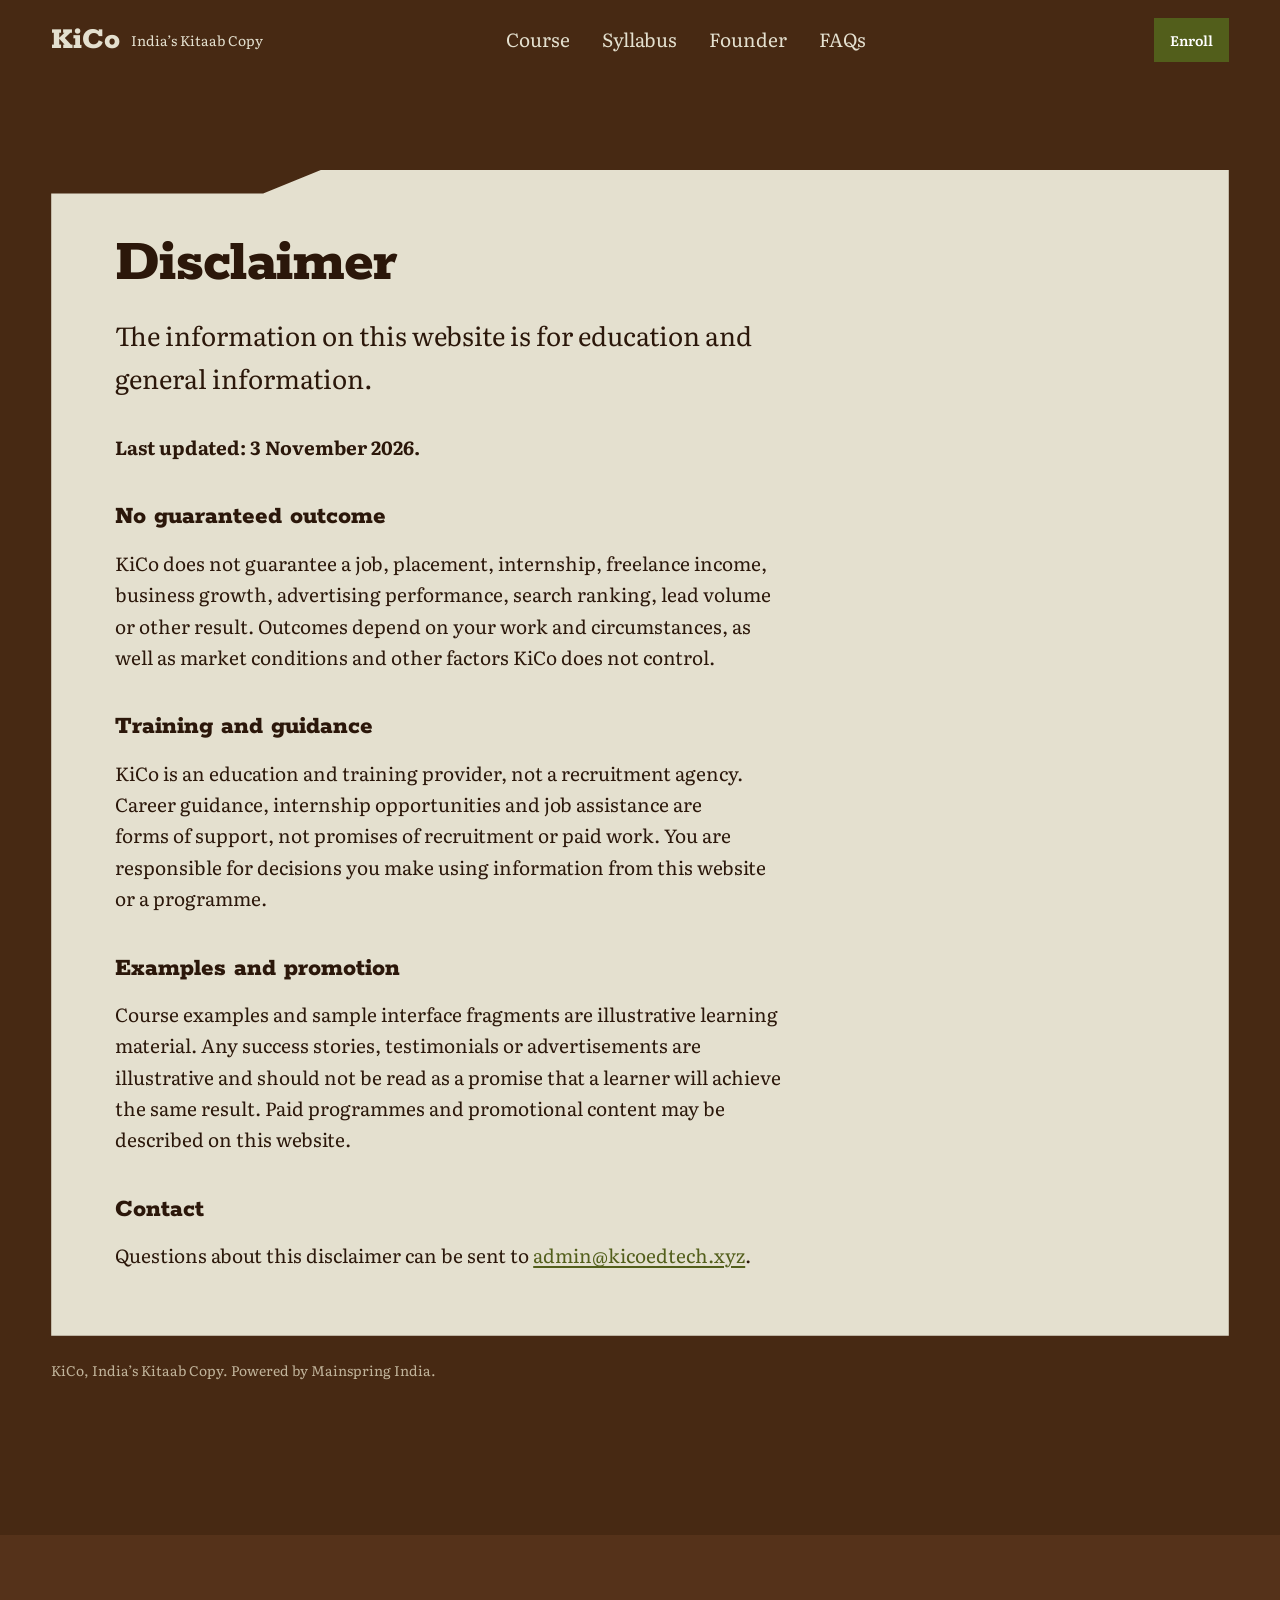
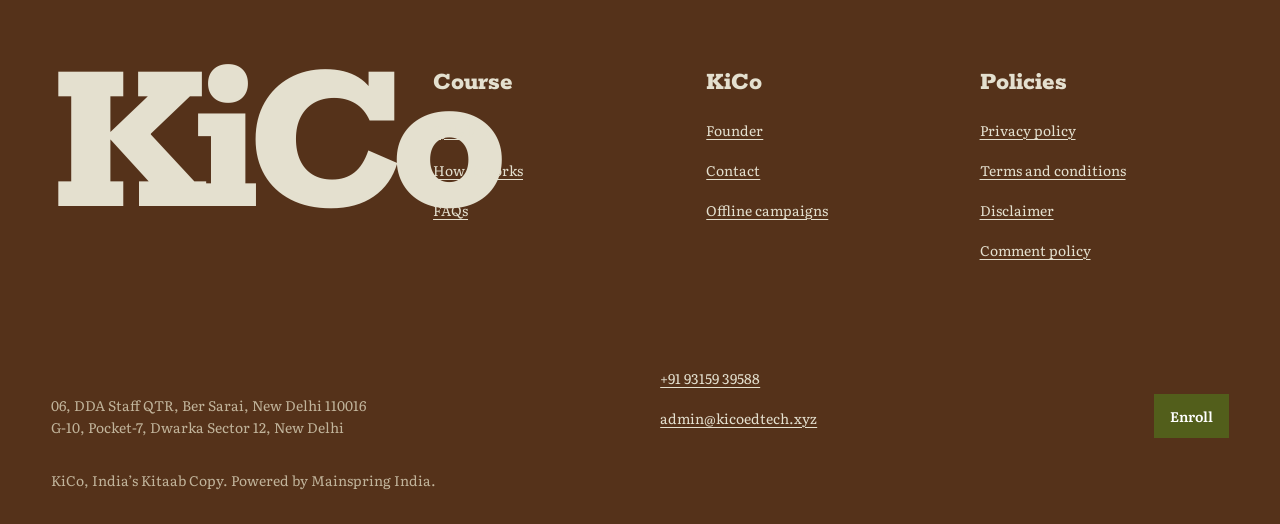
<file: disclaimer.html>
<!doctype html>
<html lang="en-IN">
<head>
  <meta charset="utf-8">
  <meta name="viewport" content="width=device-width, initial-scale=1">
  <script>document.documentElement.classList.add('js');</script>
  <title>Disclaimer | KiCo</title>
  <meta name="description" content="Important information about KiCo’s educational content, training and results.">
  <link rel="canonical" href="https://kicoedtech.xyz/disclaimer.html">
  <meta name="theme-color" content="#472913">
  <meta property="og:type" content="website"><meta property="og:title" content="Disclaimer | KiCo"><meta property="og:description" content="Information about KiCo’s training, guidance and outcomes."><meta property="og:url" content="https://kicoedtech.xyz/disclaimer.html"><meta property="og:image" content="https://kicoedtech.xyz/assets/images/og.png">
  <link rel="preconnect" href="https://fonts.googleapis.com"><link rel="preconnect" href="https://fonts.gstatic.com" crossorigin>
  <link href="https://fonts.googleapis.com/css2?family=Literata:ital,wght@0,400;0,600;1,400&family=Rokkitt:wght@800&display=swap" rel="stylesheet">
  <link rel="stylesheet" href="assets/css/site.css">
</head>
<body class="legal-page">
  <a class="skip-link" href="#main">Skip to content</a>
  <header class="site-header"><div class="site-header__inner shell"><a class="brand" href="index.html" aria-label="KiCo, India's Kitaab Copy, home"><span class="brand-name">KiCo</span><span class="brand-tagline">India’s Kitaab Copy</span></a><nav class="main-nav" aria-label="Main navigation"><a href="index.html#course">Course</a><a href="index.html#syllabus">Syllabus</a><a href="index.html#founder">Founder</a><a href="index.html#faqs">FAQs</a></nav><details class="mobile-menu"><summary aria-label="Open navigation menu">Menu</summary><nav aria-label="Mobile navigation"><a href="index.html#course">Course</a><a href="index.html#syllabus">Syllabus</a><a href="index.html#founder">Founder</a><a href="index.html#faqs">FAQs</a></nav></details><a class="button button--small" href="https://wa.link/j4caj6" target="_blank" rel="noopener noreferrer">Enroll</a></div></header>
  <main id="main" class="shell">
    <article class="legal-sheet" data-entrance>
      <h1 class="section-title">Disclaimer</h1>
      <p class="legal-intro">The information on this website is for education and general information.</p>
      <p><strong>Last updated: 3 November 2026.</strong></p>

      <h2>No guaranteed outcome</h2>
      <p>KiCo does not guarantee a job, placement, internship, freelance income, business growth, advertising performance, search ranking, lead volume or other result. Outcomes depend on your work and circumstances, as well as market conditions and other factors KiCo does not control.</p>

      <h2>Training and guidance</h2>
      <p>KiCo is an education and training provider, not a recruitment agency. Career guidance, internship opportunities and job assistance are forms of support, not promises of recruitment or paid work. You are responsible for decisions you make using information from this website or a programme.</p>

      <h2>Examples and promotion</h2>
      <p>Course examples and sample interface fragments are illustrative learning material. Any success stories, testimonials or advertisements are illustrative and should not be read as a promise that a learner will achieve the same result. Paid programmes and promotional content may be described on this website.</p>

      <h2>Contact</h2>
      <p>Questions about this disclaimer can be sent to <a href="mailto:admin@kicoedtech.xyz">admin@kicoedtech.xyz</a>.</p>
    </article>
    <p class="legal-footer-note">KiCo, India’s Kitaab Copy. Powered by Mainspring India.</p>
  </main>
  <footer class="site-footer"><div class="footer-top shell"><p class="footer-brand">KiCo</p><div class="footer-links"><div><h2>Course</h2><a href="index.html#syllabus">Syllabus</a><a href="index.html#program">How it works</a><a href="index.html#faqs">FAQs</a></div><div><h2>KiCo</h2><a href="index.html#founder">Founder</a><a href="index.html#contact">Contact</a><a href="https://mainsprings.co.in/" target="_blank" rel="noopener noreferrer">Offline campaigns</a></div><div><h2>Policies</h2><a href="privacy-policy.html">Privacy policy</a><a href="terms-conditions.html">Terms and conditions</a><a href="disclaimer.html" aria-current="page">Disclaimer</a><a href="comment-policy.html">Comment policy</a></div></div></div><div class="footer-bottom shell"><div><p>06, DDA Staff QTR, Ber Sarai, New Delhi 110016</p><p>G-10, Pocket-7, Dwarka Sector 12, New Delhi</p></div><div><a href="tel:+919315939588">+91 93159 39588</a><a href="mailto:admin@kicoedtech.xyz">admin@kicoedtech.xyz</a></div><a class="button button--small" href="https://wa.link/j4caj6" target="_blank" rel="noopener noreferrer">Enroll</a></div><div class="footer-legal shell"><p>KiCo, India’s Kitaab Copy. Powered by Mainspring India.</p></div></footer>
  <script defer src="assets/js/site.js"></script>
</body>
</html>
</file>
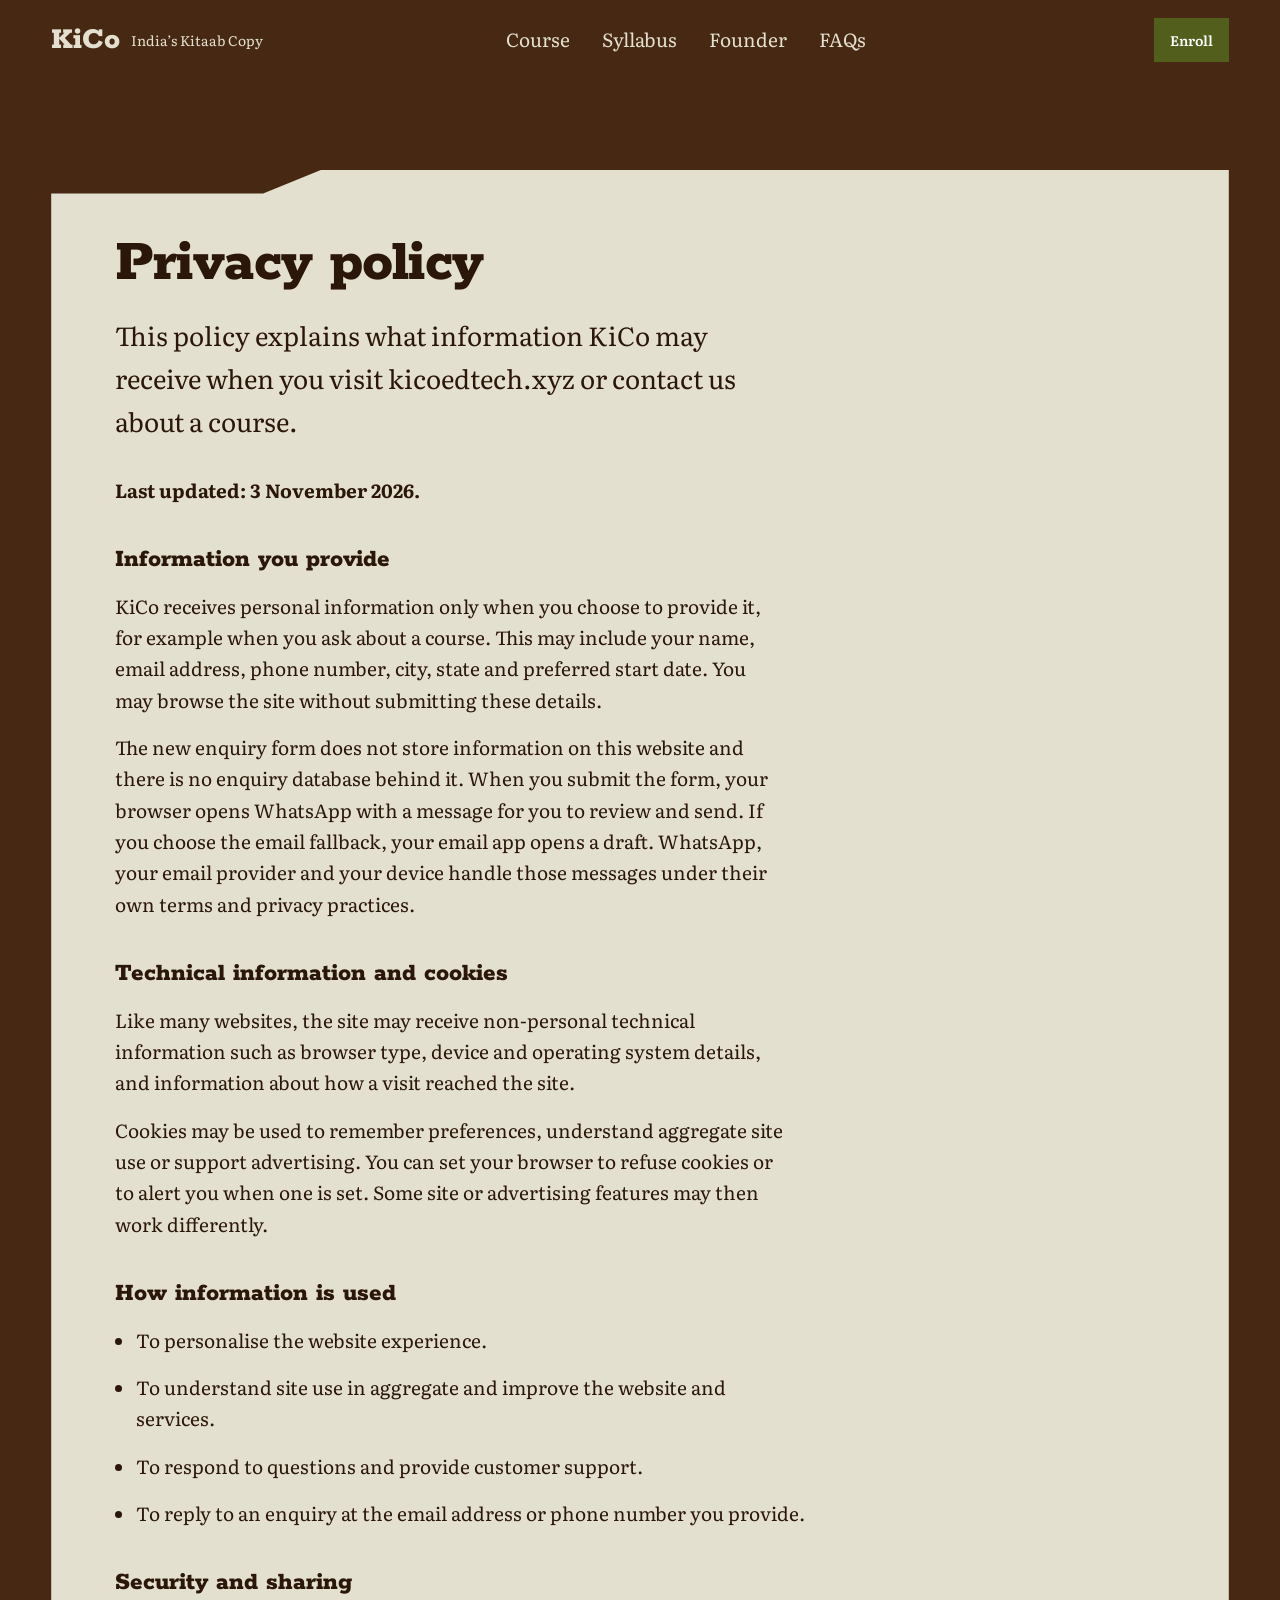
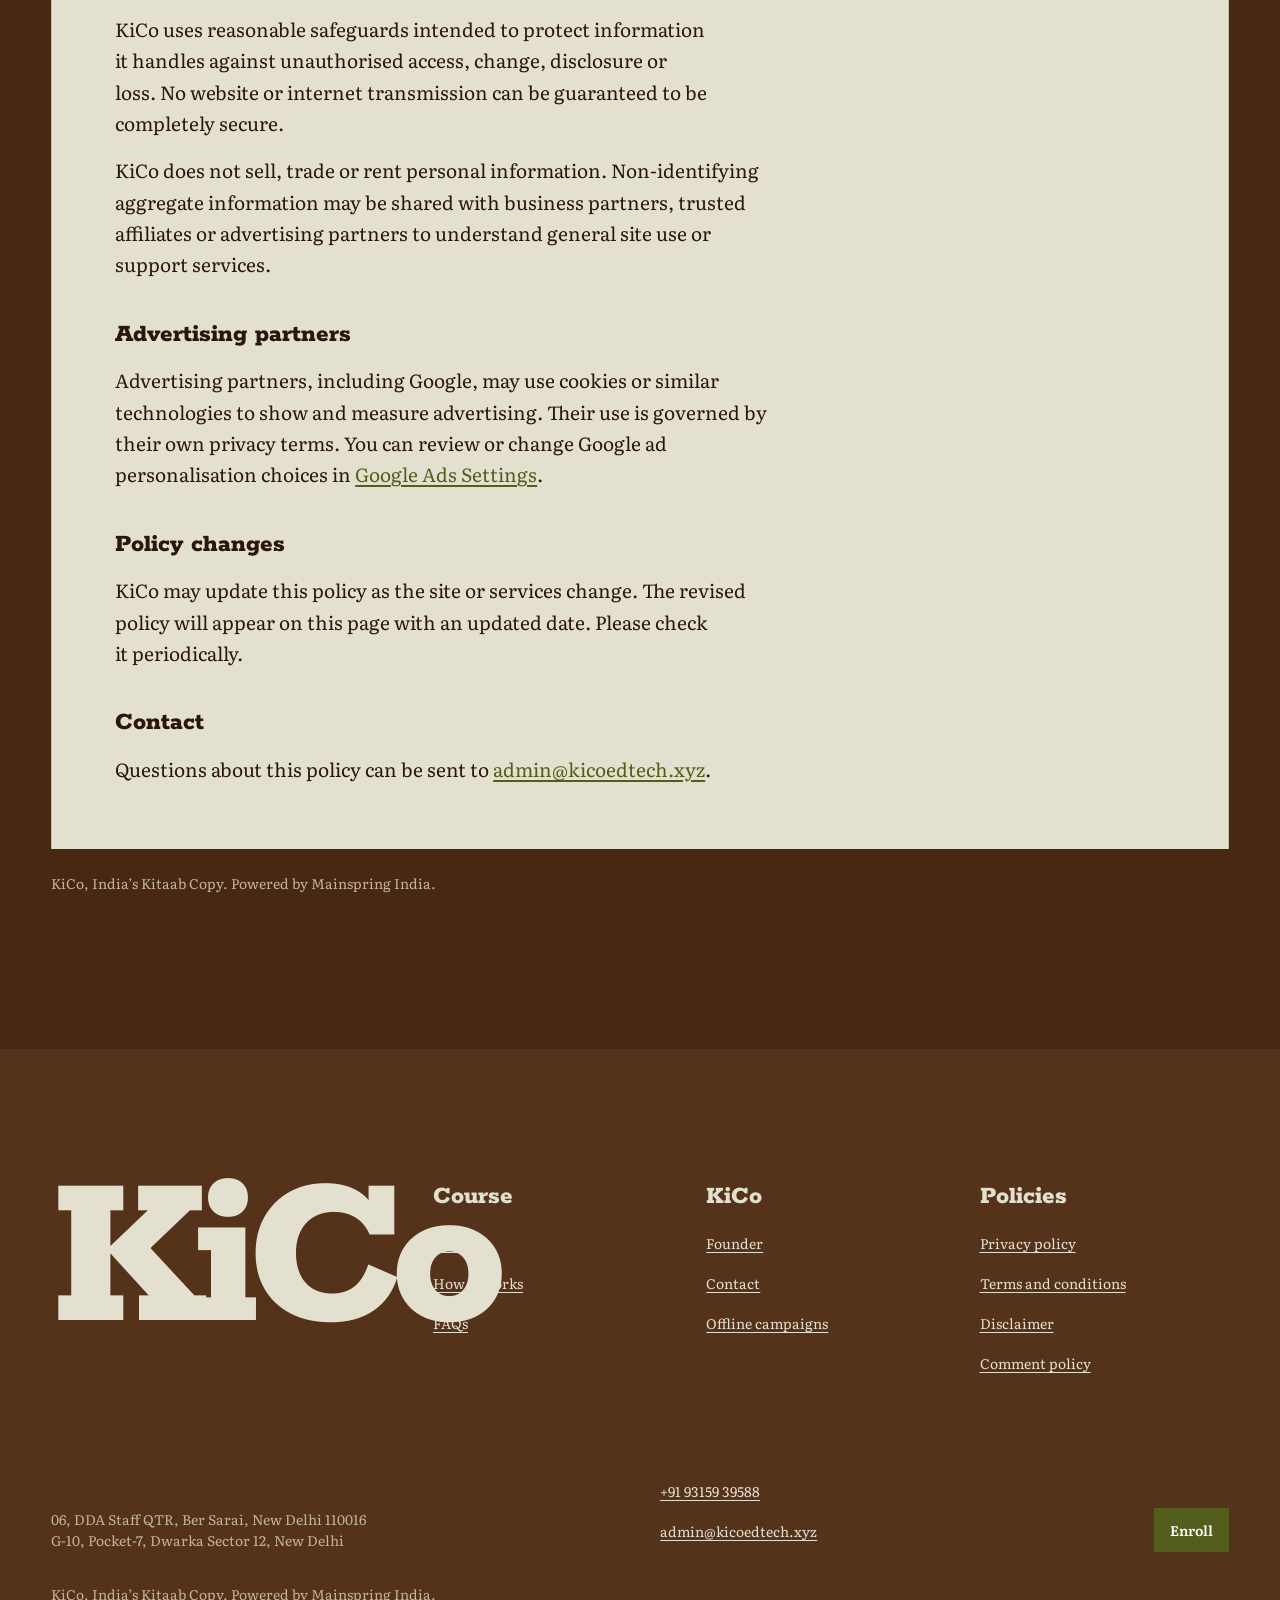
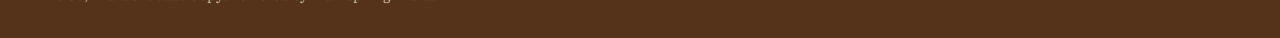
<file: privacy-policy.html>
<!doctype html>
<html lang="en-IN">
<head>
  <meta charset="utf-8">
  <meta name="viewport" content="width=device-width, initial-scale=1">
  <script>document.documentElement.classList.add('js');</script>
  <title>Privacy Policy | KiCo</title>
  <meta name="description" content="How KiCo handles information shared through its website and course enquiries.">
  <link rel="canonical" href="https://kicoedtech.xyz/privacy-policy.html">
  <meta name="theme-color" content="#472913">
  <meta property="og:type" content="website"><meta property="og:title" content="Privacy Policy | KiCo"><meta property="og:description" content="How KiCo handles website information and course enquiries."><meta property="og:url" content="https://kicoedtech.xyz/privacy-policy.html"><meta property="og:image" content="https://kicoedtech.xyz/assets/images/og.png">
  <link rel="preconnect" href="https://fonts.googleapis.com"><link rel="preconnect" href="https://fonts.gstatic.com" crossorigin>
  <link href="https://fonts.googleapis.com/css2?family=Literata:ital,wght@0,400;0,600;1,400&family=Rokkitt:wght@800&display=swap" rel="stylesheet">
  <link rel="stylesheet" href="assets/css/site.css">
</head>
<body class="legal-page">
  <a class="skip-link" href="#main">Skip to content</a>
  <header class="site-header"><div class="site-header__inner shell"><a class="brand" href="index.html" aria-label="KiCo, India's Kitaab Copy, home"><span class="brand-name">KiCo</span><span class="brand-tagline">India’s Kitaab Copy</span></a><nav class="main-nav" aria-label="Main navigation"><a href="index.html#course">Course</a><a href="index.html#syllabus">Syllabus</a><a href="index.html#founder">Founder</a><a href="index.html#faqs">FAQs</a></nav><details class="mobile-menu"><summary aria-label="Open navigation menu">Menu</summary><nav aria-label="Mobile navigation"><a href="index.html#course">Course</a><a href="index.html#syllabus">Syllabus</a><a href="index.html#founder">Founder</a><a href="index.html#faqs">FAQs</a></nav></details><a class="button button--small" href="https://wa.link/j4caj6" target="_blank" rel="noopener noreferrer">Enroll</a></div></header>
  <main id="main" class="shell">
    <article class="legal-sheet" data-entrance>
      <h1 class="section-title">Privacy policy</h1>
      <p class="legal-intro">This policy explains what information KiCo may receive when you visit kicoedtech.xyz or contact us about a course.</p>
      <p><strong>Last updated: 3 November 2026.</strong></p>

      <h2>Information you provide</h2>
      <p>KiCo receives personal information only when you choose to provide it, for example when you ask about a course. This may include your name, email address, phone number, city, state and preferred start date. You may browse the site without submitting these details.</p>
      <p>The new enquiry form does not store information on this website and there is no enquiry database behind it. When you submit the form, your browser opens WhatsApp with a message for you to review and send. If you choose the email fallback, your email app opens a draft. WhatsApp, your email provider and your device handle those messages under their own terms and privacy practices.</p>

      <h2>Technical information and cookies</h2>
      <p>Like many websites, the site may receive non-personal technical information such as browser type, device and operating system details, and information about how a visit reached the site.</p>
      <p>Cookies may be used to remember preferences, understand aggregate site use or support advertising. You can set your browser to refuse cookies or to alert you when one is set. Some site or advertising features may then work differently.</p>

      <h2>How information is used</h2>
      <ul>
        <li>To personalise the website experience.</li>
        <li>To understand site use in aggregate and improve the website and services.</li>
        <li>To respond to questions and provide customer support.</li>
        <li>To reply to an enquiry at the email address or phone number you provide.</li>
      </ul>

      <h2>Security and sharing</h2>
      <p>KiCo uses reasonable safeguards intended to protect information it handles against unauthorised access, change, disclosure or loss. No website or internet transmission can be guaranteed to be completely secure.</p>
      <p>KiCo does not sell, trade or rent personal information. Non-identifying aggregate information may be shared with business partners, trusted affiliates or advertising partners to understand general site use or support services.</p>

      <h2>Advertising partners</h2>
      <p>Advertising partners, including Google, may use cookies or similar technologies to show and measure advertising. Their use is governed by their own privacy terms. You can review or change Google ad personalisation choices in <a href="https://adssettings.google.com/" target="_blank" rel="noopener noreferrer">Google Ads Settings</a>.</p>

      <h2>Policy changes</h2>
      <p>KiCo may update this policy as the site or services change. The revised policy will appear on this page with an updated date. Please check it periodically.</p>

      <h2>Contact</h2>
      <p>Questions about this policy can be sent to <a href="mailto:admin@kicoedtech.xyz">admin@kicoedtech.xyz</a>.</p>
    </article>
    <p class="legal-footer-note">KiCo, India’s Kitaab Copy. Powered by Mainspring India.</p>
  </main>
  <footer class="site-footer"><div class="footer-top shell"><p class="footer-brand">KiCo</p><div class="footer-links"><div><h2>Course</h2><a href="index.html#syllabus">Syllabus</a><a href="index.html#program">How it works</a><a href="index.html#faqs">FAQs</a></div><div><h2>KiCo</h2><a href="index.html#founder">Founder</a><a href="index.html#contact">Contact</a><a href="https://mainsprings.co.in/" target="_blank" rel="noopener noreferrer">Offline campaigns</a></div><div><h2>Policies</h2><a href="privacy-policy.html" aria-current="page">Privacy policy</a><a href="terms-conditions.html">Terms and conditions</a><a href="disclaimer.html">Disclaimer</a><a href="comment-policy.html">Comment policy</a></div></div></div><div class="footer-bottom shell"><div><p>06, DDA Staff QTR, Ber Sarai, New Delhi 110016</p><p>G-10, Pocket-7, Dwarka Sector 12, New Delhi</p></div><div><a href="tel:+919315939588">+91 93159 39588</a><a href="mailto:admin@kicoedtech.xyz">admin@kicoedtech.xyz</a></div><a class="button button--small" href="https://wa.link/j4caj6" target="_blank" rel="noopener noreferrer">Enroll</a></div><div class="footer-legal shell"><p>KiCo, India’s Kitaab Copy. Powered by Mainspring India.</p></div></footer>
  <script defer src="assets/js/site.js"></script>
</body>
</html>
</file>
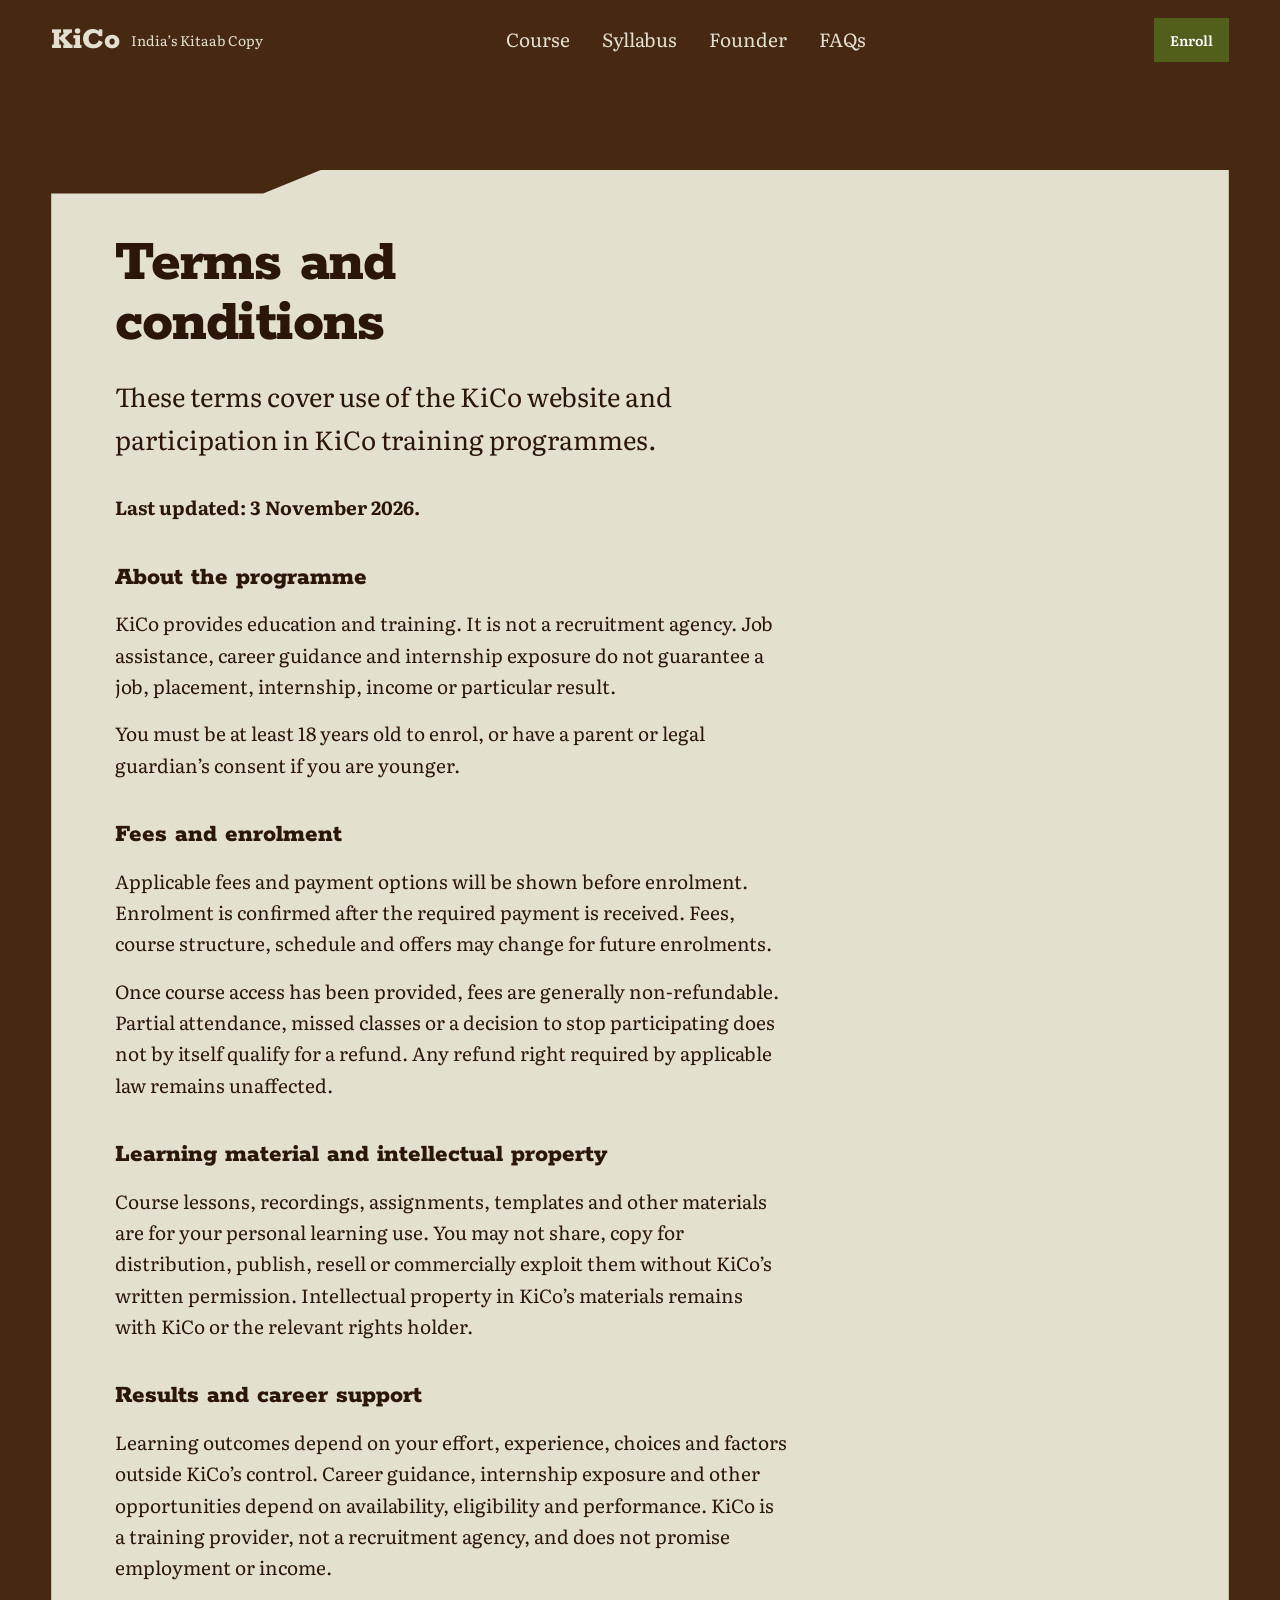
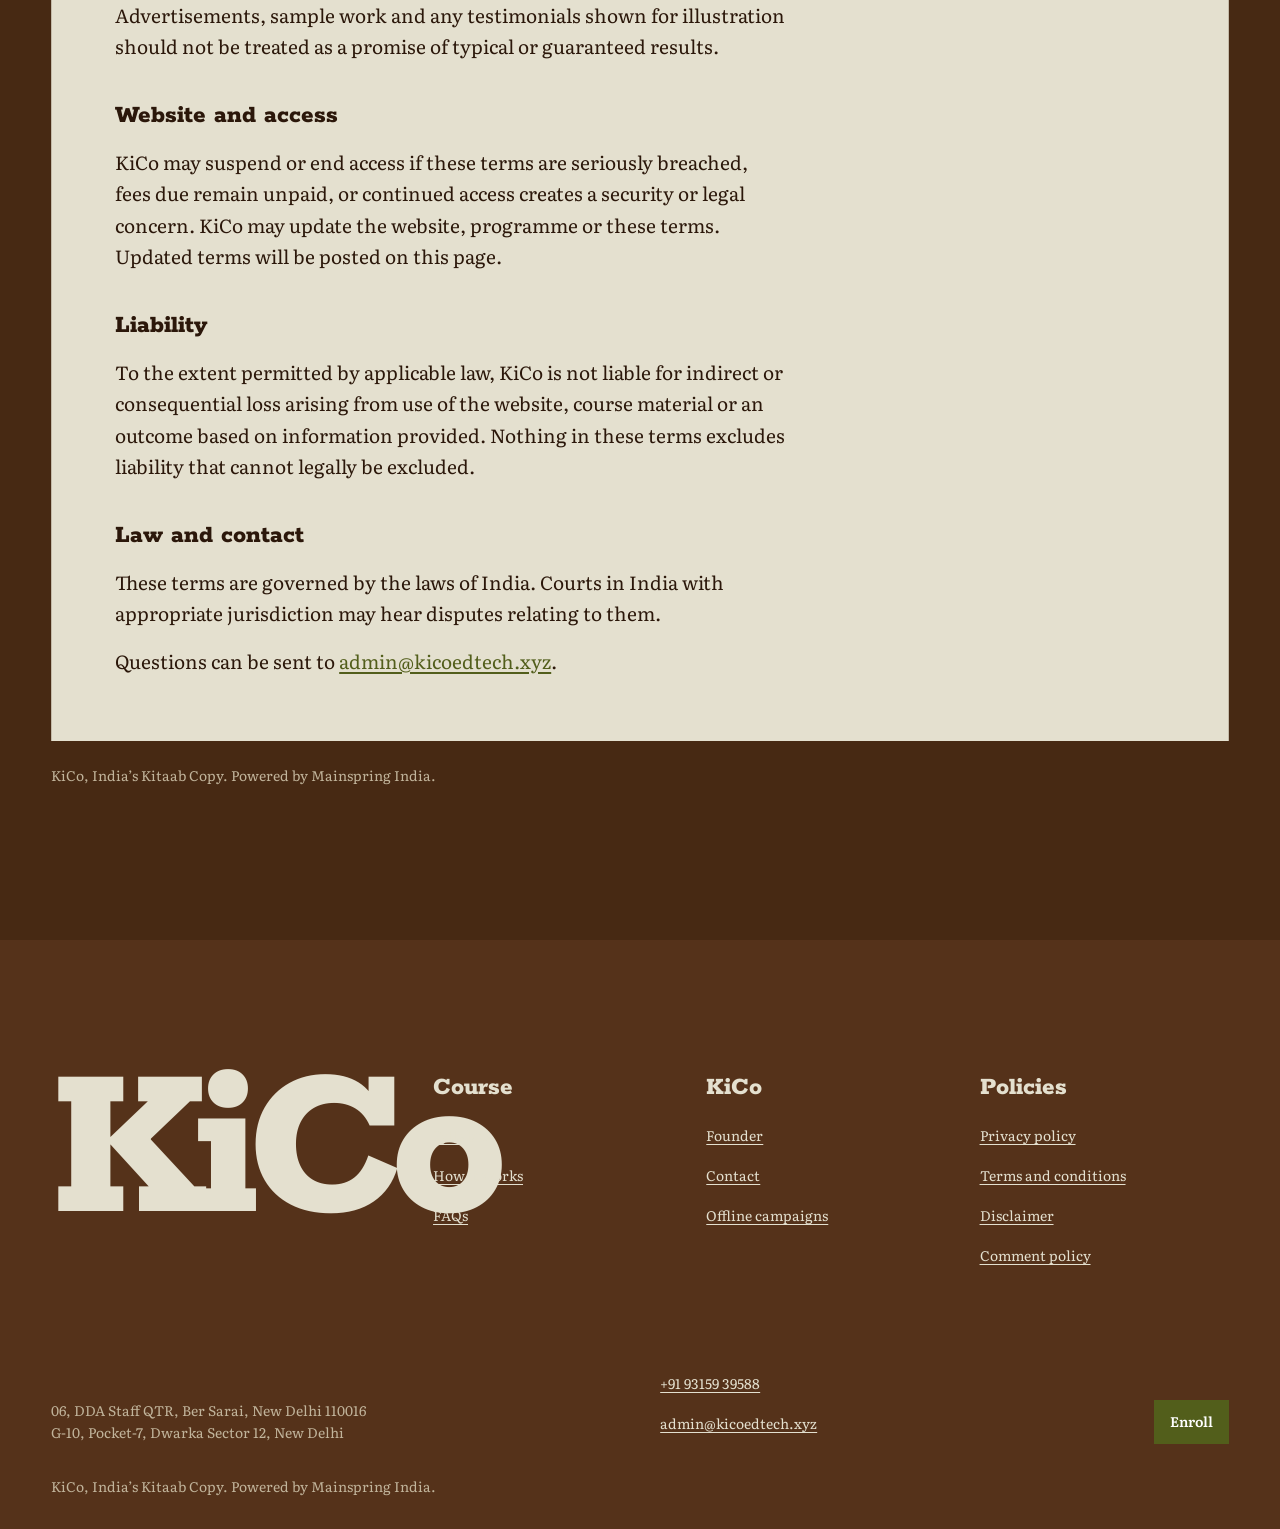
<file: terms-conditions.html>
<!doctype html>
<html lang="en-IN">
<head>
  <meta charset="utf-8">
  <meta name="viewport" content="width=device-width, initial-scale=1">
  <script>document.documentElement.classList.add('js');</script>
  <title>Terms and Conditions | KiCo</title>
  <meta name="description" content="Terms for using KiCo’s website and training programmes.">
  <link rel="canonical" href="https://kicoedtech.xyz/terms-conditions.html">
  <meta name="theme-color" content="#472913">
  <meta property="og:type" content="website"><meta property="og:title" content="Terms and Conditions | KiCo"><meta property="og:description" content="Terms for KiCo website users and course participants."><meta property="og:url" content="https://kicoedtech.xyz/terms-conditions.html"><meta property="og:image" content="https://kicoedtech.xyz/assets/images/og.png">
  <link rel="preconnect" href="https://fonts.googleapis.com"><link rel="preconnect" href="https://fonts.gstatic.com" crossorigin>
  <link href="https://fonts.googleapis.com/css2?family=Literata:ital,wght@0,400;0,600;1,400&family=Rokkitt:wght@800&display=swap" rel="stylesheet">
  <link rel="stylesheet" href="assets/css/site.css">
</head>
<body class="legal-page">
  <a class="skip-link" href="#main">Skip to content</a>
  <header class="site-header"><div class="site-header__inner shell"><a class="brand" href="index.html" aria-label="KiCo, India's Kitaab Copy, home"><span class="brand-name">KiCo</span><span class="brand-tagline">India’s Kitaab Copy</span></a><nav class="main-nav" aria-label="Main navigation"><a href="index.html#course">Course</a><a href="index.html#syllabus">Syllabus</a><a href="index.html#founder">Founder</a><a href="index.html#faqs">FAQs</a></nav><details class="mobile-menu"><summary aria-label="Open navigation menu">Menu</summary><nav aria-label="Mobile navigation"><a href="index.html#course">Course</a><a href="index.html#syllabus">Syllabus</a><a href="index.html#founder">Founder</a><a href="index.html#faqs">FAQs</a></nav></details><a class="button button--small" href="https://wa.link/j4caj6" target="_blank" rel="noopener noreferrer">Enroll</a></div></header>
  <main id="main" class="shell">
    <article class="legal-sheet" data-entrance>
      <h1 class="section-title">Terms and conditions</h1>
      <p class="legal-intro">These terms cover use of the KiCo website and participation in KiCo training programmes.</p>
      <p><strong>Last updated: 3 November 2026.</strong></p>

      <h2>About the programme</h2>
      <p>KiCo provides education and training. It is not a recruitment agency. Job assistance, career guidance and internship exposure do not guarantee a job, placement, internship, income or particular result.</p>
      <p>You must be at least 18 years old to enrol, or have a parent or legal guardian’s consent if you are younger.</p>

      <h2>Fees and enrolment</h2>
      <p>Applicable fees and payment options will be shown before enrolment. Enrolment is confirmed after the required payment is received. Fees, course structure, schedule and offers may change for future enrolments.</p>
      <p>Once course access has been provided, fees are generally non-refundable. Partial attendance, missed classes or a decision to stop participating does not by itself qualify for a refund. Any refund right required by applicable law remains unaffected.</p>

      <h2>Learning material and intellectual property</h2>
      <p>Course lessons, recordings, assignments, templates and other materials are for your personal learning use. You may not share, copy for distribution, publish, resell or commercially exploit them without KiCo’s written permission. Intellectual property in KiCo’s materials remains with KiCo or the relevant rights holder.</p>

      <h2>Results and career support</h2>
      <p>Learning outcomes depend on your effort, experience, choices and factors outside KiCo’s control. Career guidance, internship exposure and other opportunities depend on availability, eligibility and performance. KiCo is a training provider, not a recruitment agency, and does not promise employment or income.</p>
      <p>Advertisements, sample work and any testimonials shown for illustration should not be treated as a promise of typical or guaranteed results.</p>

      <h2>Website and access</h2>
      <p>KiCo may suspend or end access if these terms are seriously breached, fees due remain unpaid, or continued access creates a security or legal concern. KiCo may update the website, programme or these terms. Updated terms will be posted on this page.</p>

      <h2>Liability</h2>
      <p>To the extent permitted by applicable law, KiCo is not liable for indirect or consequential loss arising from use of the website, course material or an outcome based on information provided. Nothing in these terms excludes liability that cannot legally be excluded.</p>

      <h2>Law and contact</h2>
      <p>These terms are governed by the laws of India. Courts in India with appropriate jurisdiction may hear disputes relating to them.</p>
      <p>Questions can be sent to <a href="mailto:admin@kicoedtech.xyz">admin@kicoedtech.xyz</a>.</p>
    </article>
    <p class="legal-footer-note">KiCo, India’s Kitaab Copy. Powered by Mainspring India.</p>
  </main>
  <footer class="site-footer"><div class="footer-top shell"><p class="footer-brand">KiCo</p><div class="footer-links"><div><h2>Course</h2><a href="index.html#syllabus">Syllabus</a><a href="index.html#program">How it works</a><a href="index.html#faqs">FAQs</a></div><div><h2>KiCo</h2><a href="index.html#founder">Founder</a><a href="index.html#contact">Contact</a><a href="https://mainsprings.co.in/" target="_blank" rel="noopener noreferrer">Offline campaigns</a></div><div><h2>Policies</h2><a href="privacy-policy.html">Privacy policy</a><a href="terms-conditions.html" aria-current="page">Terms and conditions</a><a href="disclaimer.html">Disclaimer</a><a href="comment-policy.html">Comment policy</a></div></div></div><div class="footer-bottom shell"><div><p>06, DDA Staff QTR, Ber Sarai, New Delhi 110016</p><p>G-10, Pocket-7, Dwarka Sector 12, New Delhi</p></div><div><a href="tel:+919315939588">+91 93159 39588</a><a href="mailto:admin@kicoedtech.xyz">admin@kicoedtech.xyz</a></div><a class="button button--small" href="https://wa.link/j4caj6" target="_blank" rel="noopener noreferrer">Enroll</a></div><div class="footer-legal shell"><p>KiCo, India’s Kitaab Copy. Powered by Mainspring India.</p></div></footer>
  <script defer src="assets/js/site.js"></script>
</body>
</html>
</file>
<file: assets/css/site.css>
@font-face {
  font-family: "Rokkitt Local";
  font-style: normal;
  font-weight: 800;
  font-display: swap;
  src: url("../fonts/rokkitt-latin-800.woff2") format("woff2");
}

@font-face {
  font-family: "Literata Local";
  font-style: normal;
  font-weight: 400;
  font-display: swap;
  src: url("../fonts/literata-latin-400.woff2") format("woff2");
}

@font-face {
  font-family: "Literata Local";
  font-style: normal;
  font-weight: 600;
  font-display: swap;
  src: url("../fonts/literata-latin-600.woff2") format("woff2");
}

:root {
  color-scheme: light;
  --ground: #472913;
  --ground-rgb: 71 41 19;
  --ground-raised: #55321a;
  --paper: #e4e0cf;
  --paper-rgb: 228 224 207;
  --pale-paper: #f4f0df;
  --paper-ink: #2b170a;
  --paper-muted: #594a34;
  --ink: #e4e0cf;
  --muted: #c1b49b;
  --accent: #525e1b;
  --accent-ink: #ffffff;
  --field-ochre: #c79a3e;
  --field-ochre-ink: #2b170a;
  --result-green: #3d5a2a;
  --result-blue: #1c5573;
  --accent-hover: #667326;
  --fabric-one: #687d68;
  --fabric-two: #879b7f;
  --fabric-three: #334d3d;
  --fabric-base: #d7c8a1;
  --white: #ffffff;
  --error-ink: #9b2c20;
  --font-display: "Rokkitt", "Rokkitt Local", Georgia, serif;
  --font-text: "Literata", "Literata Local", Georgia, serif;
  --step-small: clamp(0.8125rem, 0.79rem + 0.1vw, 0.875rem);
  --step-body: clamp(1.0625rem, 1rem + 0.25vw, 1.1875rem);
  --step-lead: clamp(1.25rem, 1.1rem + 0.7vw, 1.625rem);
  --step-head: clamp(2rem, 1.3rem + 3.2vw, 4rem);
  --step-display: clamp(2.9rem, 4.1vw, 5.5rem);
  --unit: 0.5rem;
  --page-gutter: clamp(1.25rem, 4vw, 4rem);
  --section-space: clamp(7.5rem, 12vw, 15rem);
  --max-width: 84rem;
  --reading-width: 42rem;
  --shape-radius: 0;
  --pill-radius: 999px;
  --ease-out: cubic-bezier(0.22, 1, 0.36, 1);
  --ease-expo: cubic-bezier(0.16, 1, 0.3, 1);
  --ease-in-out: cubic-bezier(0.76, 0, 0.24, 1);
  --time-press: 140ms;
  --time-hover: 180ms;
  --time-reveal: 800ms;
  --time-crossfade: 1600ms;
}

*,
*::before,
*::after {
  box-sizing: border-box;
}

html {
  scroll-behavior: smooth;
  scroll-padding-top: 5rem;
  overflow-x: clip;
  background: var(--ground);
}

body {
  min-width: 320px;
  margin: 0;
  overflow-x: clip;
  background: var(--ground);
  color: var(--ink);
  font-family: var(--font-text);
  font-size: var(--step-body);
  line-height: 1.55;
  font-kerning: normal;
  text-rendering: optimizeLegibility;
}

body,
button,
input,
select {
  font-family: var(--font-text);
}

button,
input,
select {
  font-size: inherit;
}

button,
a,
input,
select,
summary {
  -webkit-tap-highlight-color: transparent;
}

a {
  color: inherit;
  text-underline-offset: 0.18em;
  text-decoration-thickness: 0.08em;
  transition: color var(--time-hover) ease, text-decoration-color var(--time-hover) ease, transform var(--time-press) var(--ease-out);
}

a:hover {
  color: var(--field-ochre);
}

a:active,
button:active {
  transform: translateY(1px);
}

:focus-visible {
  outline: 3px solid var(--field-ochre);
  outline-offset: 4px;
}

::selection {
  background: var(--accent);
  color: var(--accent-ink);
}

h1,
h2,
h3,
h4,
p,
ul,
ol {
  margin-top: 0;
}

p {
  max-width: 66ch;
  margin-bottom: 0;
  text-wrap: pretty;
}

h1,
h2,
h3,
h4 {
  text-wrap: balance;
}

img,
svg,
canvas {
  max-width: 100%;
}

.shell,
.section-shell {
  width: min(calc(100% - 2 * var(--page-gutter)), var(--max-width));
  min-width: 0;
  margin-inline: auto;
}

.section-shell {
  margin-block-start: var(--section-space);
}

.visually-hidden {
  position: absolute !important;
  width: 0 !important;
  height: 0 !important;
  padding: 0 !important;
  margin: -1px !important;
  overflow: hidden !important;
  clip: rect(0, 0, 0, 0) !important;
  white-space: nowrap !important;
  border: 0 !important;
}

.skip-link {
  position: fixed;
  z-index: 1000;
  top: 0.75rem;
  left: var(--page-gutter);
  padding: 0.75rem 1rem;
  background: var(--paper);
  color: var(--paper-ink);
  transform: translateY(-160%);
}

.skip-link:focus {
  transform: translateY(0);
}

.filter-defs {
  position: absolute;
  width: 0;
  height: 0;
  overflow: hidden;
}

.site-header {
  position: sticky;
  z-index: 30;
  top: 0;
  background: transparent;
  transition: background-color var(--time-hover) ease;
}

.site-header__inner {
  display: flex;
  min-height: 5rem;
  align-items: center;
  justify-content: space-between;
  gap: clamp(1rem, 3vw, 3rem);
}

.site-header.is-scrolled {
  background: rgb(var(--ground-rgb) / 88%);
  -webkit-backdrop-filter: blur(12px); /* taste-skill-ignore: glass */
  backdrop-filter: blur(12px); /* taste-skill-ignore: glass */
}

/* taste-skill-ignore: glass — the brief explicitly requests header refraction on scroll. */
@supports (backdrop-filter: url(#header-refraction)) { /* taste-skill-ignore: glass */
  .site-header.is-scrolled {
    -webkit-backdrop-filter: url(#header-refraction) blur(12px); /* taste-skill-ignore: glass */
    backdrop-filter: url(#header-refraction) blur(12px); /* taste-skill-ignore: glass */
  }
}

.brand {
  display: inline-flex;
  min-height: 44px;
  align-items: center;
  gap: 0.65rem;
  color: var(--ink);
  text-decoration: none;
  white-space: nowrap;
}

.brand:hover {
  color: var(--ink);
}

.brand-name {
  font-family: var(--font-display);
  font-size: 2rem;
  font-weight: 800;
  line-height: 1;
}

.brand-tagline {
  max-width: 11ch;
  font-size: var(--step-small);
  line-height: 1.15;
}

.main-nav {
  display: flex;
  flex-wrap: wrap;
  align-items: center;
  justify-content: center;
  gap: clamp(1rem, 2.5vw, 2.5rem);
}

.main-nav a,
.mobile-menu nav a {
  display: inline-flex;
  min-height: 44px;
  align-items: center;
  color: var(--ink);
  text-decoration: none;
}

.main-nav a:hover,
.mobile-menu nav a:hover {
  color: var(--field-ochre);
}

.mobile-menu {
  display: none;
  position: relative;
}

.mobile-menu summary {
  display: flex;
  min-height: 44px;
  align-items: center;
  cursor: pointer;
  list-style: none;
}

.mobile-menu summary::-webkit-details-marker {
  display: none;
}

.mobile-menu nav {
  position: absolute;
  top: calc(100% + 0.5rem);
  right: 0;
  display: grid;
  min-width: 13rem;
  padding: 0.75rem 1rem;
  background: var(--paper);
  color: var(--paper-ink);
}

.mobile-menu nav a {
  color: var(--paper-ink);
}

.button {
  display: inline-flex;
  min-height: 52px;
  align-items: center;
  justify-content: center;
  padding: 0.75rem 1.25rem;
  border: 0;
  border-radius: var(--shape-radius);
  background: var(--accent);
  color: var(--accent-ink);
  font: 600 var(--step-body)/1.2 var(--font-text);
  text-align: center;
  text-decoration: none;
  cursor: pointer;
  transition: transform var(--time-press) var(--ease-out), background-color var(--time-hover) ease;
}

.button:hover {
  background: var(--accent-hover);
  color: var(--accent-ink);
  transform: translateY(-2px);
}

.button:active {
  transform: translateY(1px);
}

.button--small {
  min-height: 44px;
  padding: 0.55rem 1rem;
  font-size: var(--step-small);
}

.text-link {
  display: inline-flex;
  min-height: 44px;
  align-items: center;
  color: currentColor;
  font-weight: 600;
}

.display,
.section-title {
  margin-bottom: 0;
  color: inherit;
  font-family: var(--font-display);
  font-weight: 800;
  text-wrap: balance;
}

.display {
  max-width: 18ch;
  font-size: var(--step-display);
  line-height: 0.93;
  letter-spacing: -0.02em;
}

.section-title {
  max-width: 15ch;
  font-size: var(--step-head);
  line-height: 0.98;
  letter-spacing: -0.015em;
}

.hero-section {
  padding-block: clamp(2.75rem, 6vw, 6.5rem) 0;
}

.hero-grid {
  display: grid;
  grid-template-columns: minmax(0, 0.9fr) minmax(0, 1.1fr);
  align-items: center;
  gap: clamp(2rem, 5vw, 5.5rem);
}

.hero-copy,
.hero-art,
.practice-copy,
.practice-plate,
.program-copy,
.program-facts,
.syllabus-heading,
.planner,
.audience-heading,
.founder-letter,
.faq-heading,
.faq-sheet,
.contact-intro,
.enquiry-form {
  min-width: 0;
}

.hero-break {
  display: none;
}

.hero-lead {
  max-width: 38ch;
  margin-block-start: 1.6rem;
  font-size: var(--step-lead);
  line-height: 1.36;
}

.hero-actions {
  display: flex;
  flex-wrap: wrap;
  align-items: center;
  gap: 0.75rem 1.4rem;
  margin-block-start: 1.8rem;
}

.glass-facts-wrap {
  position: relative;
  min-height: 3.5rem;
  margin-block-start: 2.1rem;
}

.course-facts {
  display: flex;
  flex-wrap: wrap;
  gap: 0.6rem;
  padding: 0;
  margin: 0;
  list-style: none;
}

.course-facts li a {
  display: inline-flex;
  min-height: 44px;
  align-items: center;
  padding: 0.55rem 0.95rem;
  border-radius: var(--pill-radius);
  background: rgb(var(--paper-rgb) / 15%);
  color: var(--ink);
  text-decoration: none;
}

.glass-mount {
  position: absolute;
  inset: 0 auto auto 0;
  width: min(100%, 30rem);
  min-height: 3.25rem;
}

/* taste-skill-ignore: glass — WebGL course-fact pill is expressly required in the brief. */
.glass-container {
  position: relative;
  display: flex;
  min-height: 3.25rem;
  align-items: center;
  justify-content: center;
  gap: 0.25rem;
  padding: 0.25rem;
  box-sizing: border-box;
  isolation: isolate;
}

.glass-container-pill {
  flex-shrink: 0;
  flex-grow: 0;
  border-radius: var(--pill-radius);
}

.glass-button {
  position: relative;
  display: flex;
  flex-shrink: 0;
  align-items: center;
  justify-content: center;
  box-sizing: border-box;
  border-radius: var(--pill-radius);
  cursor: pointer;
  pointer-events: auto;
}

.glass-button-text {
  position: absolute;
  z-index: 1;
  top: 50%;
  left: 50%;
  color: var(--ink);
  font-family: var(--font-text);
  font-size: var(--step-small);
  font-weight: 600;
  white-space: nowrap;
  pointer-events: none;
  transform: translate(-50%, -50%);
}

.has-glass .course-facts {
  position: absolute;
  width: 0;
  height: 0;
  padding: 0;
  margin: -1px;
  overflow: hidden;
  clip: rect(0, 0, 0, 0);
  white-space: nowrap;
  border: 0;
}

/* taste-skill-ignore: glass — no-WebGL fallback uses the requested translucent blur. */
.glass-fallback .course-facts li a {
  background: rgb(var(--paper-rgb) / 17%);
  -webkit-backdrop-filter: blur(12px) saturate(1.1); /* taste-skill-ignore: glass */
  backdrop-filter: blur(12px) saturate(1.1); /* taste-skill-ignore: glass */
}

.hero-art {
  position: relative;
  min-width: 0;
  padding: 1.4rem 1rem 1rem 1.4rem;
}

.folder {
  position: absolute;
  z-index: 0;
  inset: 0.65rem 0 0.1rem 2rem;
  background: var(--accent);
  clip-path: polygon(0 2rem, 22% 2rem, 27% 0, 100% 0, 100% 100%, 0 100%);
}

.folder--back {
  transform: translate(1.1rem, -0.55rem) rotate(1deg);
}

.folder--middle {
  inset-inline: 1rem 0.5rem;
  background: var(--field-ochre);
  transform: translate(0.5rem, -0.25rem) rotate(-1deg);
}

.workbook-sheet {
  position: relative;
  z-index: 1;
  min-width: 0;
  padding: clamp(1.3rem, 3vw, 2.4rem);
  background: var(--paper);
  color: var(--paper-ink);
  clip-path: polygon(0 1.5rem, 22% 1.5rem, 27% 0, 100% 0, 100% 100%, 0 100%);
}

.workbook-heading {
  padding-block: 1rem 1.2rem;
}

.workbook-brand,
.workbook-meta {
  margin-bottom: 0;
  color: var(--paper-muted);
  font-size: var(--step-small);
}

.workbook-brand {
  margin-block-end: 0.4rem;
}

.workbook-title {
  max-width: 8ch;
  margin-bottom: 0.6rem;
  font-family: var(--font-display);
  font-size: clamp(2rem, 4vw, 3.4rem);
  font-weight: 800;
  line-height: 0.9;
  letter-spacing: -0.015em;
}

.hero-practice {
  display: grid;
  min-height: 17rem;
  background: var(--pale-paper);
  color: var(--paper-ink);
}

.hero-scene {
  display: grid;
  grid-area: 1 / 1;
  min-width: 0;
  min-height: 17rem;
  align-content: space-between;
  padding: clamp(1rem, 2.1vw, 1.5rem);
  opacity: 0;
  visibility: hidden;
  transition: opacity var(--time-crossfade) ease;
}

.hero-scene.is-active {
  opacity: 1;
  visibility: visible;
}

.sample-topline,
.sample-footer {
  display: flex;
  flex-wrap: wrap;
  justify-content: space-between;
  gap: 0.5rem 1rem;
  color: var(--paper-muted);
  font-size: var(--step-small);
}

.search-query {
  width: 100%;
  padding: 0.55rem 0.75rem;
  background: var(--paper);
  color: var(--paper-ink);
  font-size: var(--step-small);
}

.search-result {
  padding: 0.6rem 0;
}

.result-url {
  color: var(--result-green);
  font-size: var(--step-small);
}

.search-result h2,
.analytics-sheet h2 {
  margin-block: 0.2rem 0.45rem;
  color: var(--result-blue);
  font-family: var(--font-text);
  font-size: var(--step-lead);
  font-weight: 600;
  line-height: 1.18;
}

.search-result > p:last-child {
  font-size: var(--step-small);
  line-height: 1.4;
}

.social-post {
  display: grid;
  grid-template-columns: 2.5rem minmax(0, 1fr);
  align-items: start;
  gap: 0.65rem;
  min-width: 0;
}

.social-mark {
  display: grid;
  width: 2.5rem;
  aspect-ratio: 1;
  place-items: center;
  background: var(--accent);
  color: var(--accent-ink);
  font-family: var(--font-display);
  font-size: 1.5rem;
}

.social-account {
  margin-bottom: 0.3rem;
  font-weight: 600;
}

.social-post > div:nth-child(2) p:last-child,
.social-metrics {
  font-size: var(--step-small);
  line-height: 1.4;
}

.fabric-swatch {
  position: relative;
  display: flex;
  grid-column: 1 / -1;
  min-height: 4.5rem;
  align-items: stretch;
  margin-block-start: 0.35rem;
  overflow: hidden;
  background: var(--fabric-base);
}

.fabric-swatch span {
  flex: 1;
  background: var(--fabric-one);
}

.fabric-swatch span:nth-child(2) {
  background: var(--fabric-two);
}

.fabric-swatch span:nth-child(3) {
  background: var(--fabric-three);
}

.fabric-swatch b {
  position: absolute;
  right: 0.6rem;
  bottom: 0.45rem;
  color: var(--white);
  font-family: var(--font-display);
  font-size: 1.3rem;
  line-height: 0.9;
  text-align: right;
}

.social-metrics {
  grid-column: 1 / -1;
  display: flex;
  justify-content: space-between;
  gap: 0.5rem;
  margin: 0;
}

.analytics-sheet {
  align-self: center;
  padding-block: 0.4rem;
}

.metric-pair {
  display: flex;
  flex-wrap: wrap;
  gap: 1.5rem;
}

.metric-pair p {
  display: grid;
  gap: 0.1rem;
}

.metric-pair strong {
  font-family: var(--font-display);
  font-size: 2.5rem;
  line-height: 1;
}

.metric-pair span {
  color: var(--paper-muted);
  font-size: var(--step-small);
}

.chart {
  display: flex;
  height: 4rem;
  align-items: end;
  gap: 0.4rem;
  margin-block: 0.75rem;
}

.chart i {
  display: block;
  flex: 1;
  height: var(--bar);
  background: var(--accent);
}

.sample-finding {
  max-width: 50ch;
  font-size: var(--step-small);
  line-height: 1.4;
}

.workbook-caption {
  margin-block-start: 0.85rem;
  color: var(--paper-muted);
  font-size: var(--step-small);
}

.folder-tabs {
  position: relative;
  z-index: 2;
  display: flex;
  flex-wrap: wrap;
  gap: 0.6rem;
  padding-inline: 0.4rem;
  margin-block-start: 0.7rem;
  color: var(--ink);
  font-size: var(--step-small);
}

.folder-tabs span {
  min-height: 44px;
  align-content: center;
  padding-inline: 0.75rem;
  background: var(--ground-raised);
}

.section-intro,
.practice-copy,
.program-copy,
.syllabus-heading,
.audience-heading,
.faq-heading {
  display: grid;
  grid-template-columns: minmax(0, 1fr) minmax(15rem, 0.75fr);
  align-items: end;
  gap: 1.5rem clamp(2rem, 8vw, 8rem);
}

.section-intro > p,
.practice-copy > p,
.program-copy > p,
.syllabus-heading > p,
.audience-heading > p,
.faq-heading > p {
  max-width: 48ch;
  line-height: 1.5;
}

.benefit-stack {
  display: grid;
  gap: 0.55rem;
  padding: 0;
  margin: 3.5rem 0 0;
  list-style: none;
}

.benefit-slip {
  display: grid;
  grid-template-columns: minmax(12rem, 0.6fr) minmax(0, 1fr);
  align-items: center;
  gap: 1rem 2rem;
  min-height: 6rem;
  padding: 1.25rem clamp(1rem, 4vw, 3rem);
}

.benefit-slip:nth-child(even) {
  margin-inline-start: clamp(0rem, 7vw, 6rem);
}

.benefit-slip:nth-child(3n) {
  margin-inline-end: clamp(0rem, 7vw, 6rem);
}

.benefit-slip h3 {
  margin: 0;
  font-family: var(--font-display);
  font-size: clamp(1.75rem, 3vw, 2.5rem);
  font-weight: 800;
  line-height: 1;
}

.benefit-slip p {
  max-width: 55ch;
  margin: 0;
}

.benefit-slip--paper {
  background: var(--paper);
  color: var(--paper-ink);
}

.benefit-slip--paper p {
  color: var(--paper-muted);
}

.benefit-slip--olive {
  background: var(--accent);
  color: var(--accent-ink);
}

.benefit-slip--ochre {
  background: var(--field-ochre);
  color: var(--field-ochre-ink);
}

.practice-section {
  display: grid;
  grid-template-columns: minmax(15rem, 0.7fr) minmax(0, 1.3fr);
  align-items: start;
  gap: clamp(2rem, 6vw, 6rem);
}

.practice-copy {
  display: block;
  position: sticky;
  top: 7rem;
}

.practice-copy > p {
  margin-block-start: 1.4rem;
}

.practice-copy .text-link {
  margin-block-start: 1.1rem;
}

.practice-plate {
  padding: clamp(1.25rem, 3vw, 2.5rem);
  background: var(--paper);
  color: var(--paper-ink);
  clip-path: polygon(0 1.5rem, 20% 1.5rem, 25% 0, 100% 0, 100% 100%, 0 100%);
}

.plate-heading {
  display: flex;
  flex-wrap: wrap;
  align-items: end;
  justify-content: space-between;
  gap: 0.7rem 2rem;
  padding-block: 0.8rem 1rem;
}

.plate-heading p:first-child {
  font-family: var(--font-display);
  font-size: var(--step-lead);
  font-weight: 800;
}

.plate-heading p:last-child {
  max-width: 42ch;
  color: var(--paper-muted);
  font-size: var(--step-small);
}

.plate-main {
  display: grid;
  grid-template-columns: minmax(0, 1.1fr) minmax(13rem, 0.9fr);
  align-items: stretch;
  background: var(--pale-paper);
}

.email-preview {
  min-width: 0;
  padding: clamp(1rem, 2.5vw, 2rem);
}

.email-address,
.sample-label {
  color: var(--paper-muted);
  font-size: var(--step-small);
}

.email-preview h3,
.practice-note h3 {
  margin-block: 1rem 0.6rem;
  font-family: var(--font-display);
  font-size: clamp(1.7rem, 3vw, 2.45rem);
  font-weight: 800;
  line-height: 0.98;
}

.email-preview > p:not(.email-address) {
  max-width: 35ch;
  font-size: var(--step-small);
}

.email-preview > a {
  display: inline-flex;
  min-height: 44px;
  align-items: center;
  margin-block-start: 0.7rem;
  color: var(--accent);
  font-size: var(--step-small);
  font-weight: 600;
}

.email-results {
  display: grid;
  gap: 0.4rem;
  padding-block-start: 1rem;
  margin-block-start: 1rem;
  color: var(--paper-muted);
  font-size: var(--step-small);
}

.practice-note {
  display: flex;
  flex-direction: column;
  justify-content: space-between;
  min-width: 0;
  padding: clamp(1rem, 2.5vw, 2rem);
  background: var(--field-ochre);
  color: var(--field-ochre-ink);
}

.practice-note h3 {
  margin-top: 0;
}

.practice-note p {
  font-size: var(--step-small);
  line-height: 1.5;
}

.practice-note .sample-label {
  margin-block-start: 1rem;
  color: var(--field-ochre-ink);
}

.plate-caption {
  display: flex;
  flex-wrap: wrap;
  gap: 0.5rem 1.25rem;
  padding-block-start: 1rem;
  color: var(--paper-muted);
  font-size: var(--step-small);
}

.program-sheet {
  display: grid;
  grid-template-columns: minmax(0, 1fr) minmax(16rem, 0.7fr);
  gap: clamp(2rem, 6vw, 6rem);
  padding: clamp(1.5rem, 5vw, 4rem);
  background: var(--paper);
  color: var(--paper-ink);
  clip-path: polygon(0 1.5rem, 19% 1.5rem, 24% 0, 100% 0, 100% 100%, 0 100%);
}

.program-copy {
  display: block;
}

.program-copy > p {
  margin-block-start: 1.5rem;
}

.program-lead {
  font-size: var(--step-lead);
  line-height: 1.4;
}

.learning-loop {
  display: grid;
  grid-template-columns: repeat(3, minmax(0, 1fr));
  gap: 1.25rem;
  padding: 0;
  margin: 2.5rem 0 0;
  list-style: none;
}

.learning-loop li {
  display: grid;
  align-content: start;
  gap: 0.65rem;
  min-width: 0;
  padding-block-start: 1rem;
}

.learning-loop strong {
  font-size: var(--step-lead);
  font-weight: 600;
  line-height: 1.2;
}

.learning-loop span {
  color: var(--paper-muted);
  font-size: var(--step-small);
  line-height: 1.5;
}

.program-facts {
  display: grid;
  align-content: start;
  gap: 0;
  padding: 1.5rem;
  background: var(--ground);
  color: var(--ink);
}

.program-facts p {
  display: grid;
  gap: 0.25rem;
  padding-block: 0.85rem;
}

.program-facts strong {
  font-family: var(--font-display);
  font-size: clamp(1.6rem, 2.3vw, 2.3rem);
  font-weight: 800;
  line-height: 1;
}

.program-facts span {
  color: var(--muted);
  font-size: var(--step-small);
}

.syllabus-heading {
  align-items: start;
}

.planner {
  display: grid;
  grid-template-columns: minmax(12rem, max-content) minmax(12rem, 18rem) minmax(15rem, 1fr);
  align-items: end;
  gap: 0.75rem 1.25rem;
  padding: 1.2rem 0;
  margin-block: 2.3rem 1.5rem;
}

.planner label {
  align-self: center;
  font-weight: 600;
}

.planner input,
.field input,
.field select {
  width: 100%;
  min-height: 48px;
  padding: 0.65rem 0.75rem;
  border: 1px solid var(--paper-muted);
  border-radius: var(--shape-radius);
  background: var(--paper);
  color: var(--paper-ink);
}

.planner-status {
  align-self: center;
  font-size: var(--step-small);
  line-height: 1.4;
}

.stage-list {
  display: grid;
  gap: 0.7rem;
}

.stage-sheet {
  min-width: 0;
  background: var(--paper);
  color: var(--paper-ink);
  clip-path: polygon(0 1.25rem, 18% 1.25rem, 22% 0, 100% 0, 100% 100%, 0 100%);
}

.stage-sheet--olive {
  background: var(--accent);
  color: var(--accent-ink);
}

.stage-sheet--ochre {
  background: var(--field-ochre);
  color: var(--field-ochre-ink);
}

.stage-sheet--paper {
  background: var(--paper);
  color: var(--paper-ink);
}

.stage-heading {
  margin: 0;
}

.stage-toggle {
  display: grid;
  width: 100%;
  min-height: 5.5rem;
  grid-template-columns: minmax(0, 1fr) auto;
  align-items: center;
  gap: 0.5rem 1.5rem;
  padding: 1.25rem clamp(1rem, 3vw, 2.25rem);
  border: 0;
  border-radius: var(--shape-radius);
  background: transparent;
  color: inherit;
  text-align: left;
  cursor: pointer;
}

.stage-title {
  font-family: var(--font-display);
  font-size: clamp(1.7rem, 3.2vw, 2.7rem);
  font-weight: 800;
  line-height: 1;
}

.week-label,
.stage-count {
  font-size: var(--step-small);
  font-variant-numeric: tabular-nums;
}

.week-label {
  grid-row: 2;
  grid-column: 1;
}

.stage-count {
  grid-row: 2;
  grid-column: 2;
  text-align: right;
}

.stage-toggle::after {
  grid-row: 1 / 3;
  grid-column: 2;
  content: "+";
  font-family: var(--font-text);
  font-size: var(--step-head);
  font-weight: 400;
  line-height: 1;
}

.stage-toggle[aria-expanded="true"]::after {
  content: "−";
}

.stage-panel {
  padding: 0 clamp(1rem, 3vw, 2.25rem) 1.8rem;
  visibility: visible;
}

.stage-panel[hidden],
.faq-panel[hidden] {
  display: none;
  height: 0;
  overflow: hidden;
  visibility: hidden;
}

.module-list {
  display: grid;
  grid-template-columns: repeat(2, minmax(0, 1fr));
  gap: 1.4rem 2.5rem;
  padding: 1.4rem 0 0;
  margin: 0;
  list-style: none;
}

.module-list li {
  min-width: 0;
  padding-block-start: 0.75rem;
}

.module-list h4 {
  margin-block: 0.4rem 0.35rem;
  font-size: var(--step-body);
  font-weight: 600;
  line-height: 1.3;
}

.module-list p {
  max-width: 58ch;
  font-size: var(--step-small);
  line-height: 1.5;
}

.syllabus-note {
  margin-block-start: 1.4rem;
  color: var(--muted);
  font-size: var(--step-small);
}

.audience-sheet {
  display: grid;
  grid-template-columns: minmax(0, 1.1fr) minmax(15rem, 0.9fr);
  align-items: stretch;
  gap: clamp(1.5rem, 4vw, 4rem);
  padding: clamp(1.5rem, 4vw, 3.5rem);
  margin-block-start: 3rem;
  background: var(--paper);
  color: var(--paper-ink);
  clip-path: polygon(0 1.5rem, 18% 1.5rem, 23% 0, 100% 0, 100% 100%, 0 100%);
}

.audience-list {
  display: grid;
  grid-template-columns: repeat(2, minmax(0, 1fr));
  align-content: center;
  gap: 0.4rem 1.5rem;
  padding: 0;
  margin: 0;
  list-style: none;
}

.audience-list li {
  min-height: 3.5rem;
  align-content: center;
  font-family: var(--font-display);
  font-size: clamp(1.55rem, 2.6vw, 2.45rem);
  font-weight: 800;
  line-height: 1;
}

.audience-facts {
  display: grid;
  align-content: center;
  gap: 0.7rem;
  padding: 1.25rem;
  background: var(--ground);
  color: var(--ink);
}

.audience-facts p {
  display: flex;
  flex-wrap: wrap;
  align-items: baseline;
  justify-content: space-between;
  gap: 0.3rem 1rem;
}

.audience-facts strong {
  font-family: var(--font-display);
  font-size: var(--step-lead);
  font-weight: 800;
}

.audience-facts span {
  color: var(--muted);
  font-size: var(--step-small);
}

.founder-sheet {
  display: grid;
  grid-template-columns: minmax(12rem, 0.48fr) minmax(0, 1.52fr);
  gap: clamp(2rem, 7vw, 7rem);
  padding: clamp(1.5rem, 5vw, 4rem);
  background: var(--field-ochre);
  color: var(--field-ochre-ink);
  clip-path: polygon(0 1.5rem, 18% 1.5rem, 23% 0, 100% 0, 100% 100%, 0 100%);
}

.founder-mark {
  display: flex;
  min-height: 20rem;
  flex-direction: column;
  align-items: start;
  justify-content: space-between;
  padding: 1rem;
  background: var(--paper);
  color: var(--paper-ink);
}

.founder-mark span {
  font-family: var(--font-display);
  font-size: clamp(4rem, 9vw, 8rem);
  font-weight: 800;
  line-height: 0.8;
  letter-spacing: -0.04em;
}

.founder-mark p {
  font-size: var(--step-small);
}

.founder-letter .section-title {
  max-width: 12ch;
}

.founder-byline {
  margin-block: 1rem 1.6rem;
  font-size: var(--step-small);
  font-weight: 600;
}

.founder-letter > p:not(.founder-byline) {
  max-width: 62ch;
  margin-block-start: 1rem;
}

.founder-credentials {
  display: grid;
  grid-template-columns: repeat(2, minmax(0, 1fr));
  gap: 0.5rem 1.5rem;
  padding: 0;
  margin: 1.8rem 0;
  list-style: none;
}

.founder-credentials li {
  min-height: 44px;
  align-content: center;
  padding-inline-start: 0.8rem;
}

.founder-letter .button {
  background: var(--ground);
  color: var(--ink);
}

.founder-letter .button:hover {
  background: var(--ground-raised);
}

.faq-section {
  display: grid;
  grid-template-columns: minmax(12rem, 0.55fr) minmax(0, 1.45fr);
  align-items: start;
  gap: clamp(2rem, 7vw, 7rem);
}

.faq-heading {
  display: block;
  position: sticky;
  top: 7rem;
}

.faq-heading > p {
  margin-block-start: 1.25rem;
}

.faq-sheet {
  display: grid;
  grid-template-columns: minmax(7rem, 0.35fr) minmax(0, 1fr);
  align-items: start;
  gap: clamp(1rem, 3vw, 2rem);
  padding: clamp(1rem, 3vw, 2.2rem);
  background: var(--paper);
  color: var(--paper-ink);
  clip-path: polygon(0 1.3rem, 22% 1.3rem, 27% 0, 100% 0, 100% 100%, 0 100%);
}

.faq-index {
  display: grid;
  min-height: 8rem;
  align-content: space-between;
  padding: 0.75rem;
  background: var(--accent);
  color: var(--accent-ink);
  font-size: var(--step-small);
}

.faq-index p {
  font-family: var(--font-display);
  font-size: var(--step-lead);
  font-weight: 800;
  line-height: 0.95;
}

.faq-list {
  min-width: 0;
}

.faq-item {
  padding-block: 0.7rem;
}

.faq-item h3 {
  margin: 0;
}

.faq-toggle {
  display: flex;
  width: 100%;
  min-height: 48px;
  align-items: center;
  justify-content: space-between;
  gap: 1rem;
  padding: 0.4rem 0;
  border: 0;
  background: transparent;
  color: var(--paper-ink);
  font: 600 var(--step-body)/1.3 var(--font-text);
  text-align: left;
  cursor: pointer;
}

.faq-toggle::after {
  flex: 0 0 auto;
  content: "+";
  font-size: var(--step-head);
  font-weight: 400;
  line-height: 1;
}

.faq-toggle[aria-expanded="true"]::after {
  content: "−";
}

.faq-panel {
  padding: 0.25rem 2.5rem 0.7rem 0;
  color: var(--paper-muted);
  visibility: visible;
}

.faq-panel p {
  font-size: var(--step-small);
  line-height: 1.55;
}

.contact-coupon {
  display: grid;
  grid-template-columns: minmax(14rem, 0.72fr) minmax(0, 1.28fr);
  align-items: start;
  gap: clamp(2rem, 6vw, 6rem);
  padding: clamp(1.5rem, 5vw, 4rem);
  background: var(--paper);
  color: var(--paper-ink);
  clip-path: polygon(0 1.5rem, 18% 1.5rem, 23% 0, 100% 0, 100% 100%, 0 100%);
}

.contact-intro > p {
  margin-block-start: 1.25rem;
}

.contact-phone,
.contact-email {
  display: flex;
  min-height: 44px;
  align-items: center;
  width: fit-content;
  margin-block-start: 0.8rem;
  color: var(--paper-ink);
  font-weight: 600;
}

.contact-intro .text-link {
  margin-block-start: 0.75rem;
  color: var(--accent);
}

.enquiry-form {
  padding: clamp(1rem, 3vw, 2.25rem);
  background: var(--pale-paper);
  color: var(--paper-ink);
}

.form-grid {
  display: grid;
  grid-template-columns: repeat(2, minmax(0, 1fr));
  gap: 1rem;
}

.field {
  display: grid;
  min-width: 0;
  align-content: start;
  gap: 0.35rem;
}

.field--wide {
  grid-column: 1 / -1;
}

.field label {
  font-size: var(--step-small);
  font-weight: 600;
}

.field input,
.field select {
  font-size: var(--step-small);
}

.field input[aria-invalid="true"],
.field select[aria-invalid="true"] {
  outline: 2px solid var(--error-ink);
  outline-offset: 1px;
}

.field-hint {
  color: var(--paper-muted);
  font-size: var(--step-small);
  line-height: 1.35;
}

.consent-label {
  display: flex;
  min-height: 48px;
  align-items: start;
  gap: 0.7rem;
  font-weight: 400 !important;
}

.consent-label input {
  width: 1.2rem;
  height: 1.2rem;
  flex: 0 0 auto;
  margin: 0.2rem 0 0;
  accent-color: var(--accent);
}

.consent-label input[aria-invalid="true"] {
  outline: 2px solid var(--error-ink);
}

.form-note {
  min-height: 1.6em;
  margin-block: 0.75rem;
  color: var(--paper-ink);
  font-size: var(--step-small);
}

.form-note a {
  color: var(--accent);
  font-weight: 600;
}

.form-actions {
  display: flex;
  flex-wrap: wrap;
  align-items: center;
  gap: 0.5rem 1.25rem;
}

.address-strip {
  display: grid;
  grid-template-columns: repeat(2, minmax(0, 1fr));
  gap: 1.5rem 3rem;
  margin-block-start: 1.5rem;
}

.address-strip h3 {
  margin-block-end: 0.3rem;
  font-size: var(--step-small);
  font-weight: 600;
}

.address-strip p,
.address-note {
  font-size: var(--step-small);
}

.address-note {
  margin-block-start: 0.65rem;
  color: var(--muted);
}

.site-footer {
  padding-block: clamp(5rem, 10vw, 10rem) 2rem;
  margin-block-start: var(--section-space);
  background: var(--ground-raised);
}

.footer-top {
  display: grid;
  grid-template-columns: minmax(12rem, 0.55fr) minmax(0, 1.45fr);
  gap: 2rem 5rem;
  align-items: start;
}

.footer-brand {
  font-family: var(--font-display);
  font-size: clamp(6rem, 18vw, 16rem);
  font-weight: 800;
  line-height: 0.75;
  letter-spacing: -0.05em;
}

.footer-links {
  display: grid;
  grid-template-columns: repeat(3, minmax(0, 1fr));
  gap: 1.5rem;
}

.footer-links div {
  display: grid;
  align-content: start;
  justify-items: start;
}

.footer-links h2 {
  margin-block-end: 0.45rem;
  font-family: var(--font-display);
  font-size: var(--step-lead);
  font-weight: 800;
}

.footer-links a,
.footer-bottom > div a {
  display: inline-flex;
  min-height: 40px;
  align-items: center;
  font-size: var(--step-small);
}

.footer-bottom {
  display: grid;
  grid-template-columns: minmax(0, 1fr) minmax(12rem, 0.8fr) auto;
  align-items: end;
  gap: 1rem 2rem;
  padding-block: 2.5rem 1rem;
  margin-block-start: 3rem;
}

.footer-bottom p,
.footer-legal p {
  color: var(--muted);
  font-size: var(--step-small);
}

.footer-bottom > div a {
  display: flex;
  width: fit-content;
  color: var(--ink);
}

.footer-legal {
  display: flex;
  flex-wrap: wrap;
  justify-content: space-between;
  gap: 0.5rem 2rem;
  padding-block-start: 1rem;
}

.footer-legal p {
  margin: 0;
}

.legal-page main {
  padding-block: clamp(3rem, 7vw, 6rem) 0;
}

.legal-sheet {
  padding: clamp(1.5rem, 5vw, 4rem);
  background: var(--paper);
  color: var(--paper-ink);
  clip-path: polygon(0 1.5rem, 18% 1.5rem, 23% 0, 100% 0, 100% 100%, 0 100%);
}

.legal-sheet .section-title {
  margin-block-end: 1.25rem;
}

.legal-sheet > p,
.legal-sheet li {
  max-width: var(--reading-width);
  margin-block-start: 1rem;
  line-height: 1.65;
}

.legal-sheet h2 {
  max-width: var(--reading-width);
  margin-block: 2.5rem 0.25rem;
  font-family: var(--font-display);
  font-size: var(--step-lead);
  font-weight: 800;
  line-height: 1.1;
}

.legal-sheet ul {
  padding-inline-start: 1.3rem;
}

.legal-sheet a {
  color: var(--accent);
}

.legal-intro {
  max-width: 52ch;
  margin-block-end: 2rem;
  font-size: var(--step-lead);
}

.legal-footer-note {
  margin-block-start: 1.5rem;
  color: var(--muted);
  font-size: var(--step-small);
}

html.js [data-entrance] {
  opacity: 0;
  transform: translateY(20px);
  transition: opacity var(--time-reveal) var(--ease-expo), transform var(--time-reveal) var(--ease-expo);
  transition-delay: var(--delay, 0ms);
}

html.js [data-entrance].is-visible {
  opacity: 1;
  transform: translateY(0);
}

@media (max-width: 980px) {
  .hero-grid {
    grid-template-columns: minmax(0, 0.9fr) minmax(0, 1.1fr);
    gap: 1.5rem;
  }

  .display {
    font-size: clamp(2.25rem, 5vw, 3rem);
  }

  .section-intro,
  .practice-copy,
  .syllabus-heading,
  .audience-heading,
  .faq-heading {
    grid-template-columns: minmax(0, 1fr) minmax(13rem, 0.75fr);
    gap: 1rem 2rem;
  }

  .practice-section {
    grid-template-columns: minmax(13rem, 0.6fr) minmax(0, 1.4fr);
    gap: 2rem;
  }

  .program-sheet {
    grid-template-columns: minmax(0, 1fr) minmax(14rem, 0.7fr);
    gap: 2rem;
  }

  .planner {
    grid-template-columns: minmax(11rem, max-content) minmax(11rem, 15rem);
  }

  .planner-status {
    grid-column: 1 / -1;
  }

  .faq-section {
    grid-template-columns: minmax(11rem, 0.55fr) minmax(0, 1.45fr);
    gap: 2rem;
  }
}

@media (max-width: 720px) {
  :root {
    --section-space: 5rem;
    --page-gutter: 1.25rem;
    --step-display: clamp(2.5rem, 11vw, 3.4rem);
  }

  .site-header__inner {
    min-height: 4.25rem;
    gap: 0.7rem;
  }

  .brand {
    gap: 0.35rem;
  }

  .brand-name {
    font-size: 1.8rem;
  }

  .brand-tagline {
    max-width: 8ch;
    font-size: var(--step-small);
  }

  .main-nav {
    display: none;
  }

  .mobile-menu {
    display: block;
    margin-inline-start: auto;
  }

  .mobile-menu summary {
    padding-inline: 0.35rem;
  }

  .site-header .button--small {
    padding-inline: 0.7rem;
  }

  .hero-section {
    padding-block-start: 2rem;
  }

  .hero-grid {
    grid-template-columns: minmax(0, 1fr);
    gap: 2rem;
  }

  .display {
    max-width: 11ch;
    font-size: var(--step-display);
    line-height: 0.95;
  }

  .hero-break {
    display: block;
  }

  .hero-lead {
    max-width: 35ch;
    margin-block-start: 1.1rem;
    font-size: var(--step-lead);
  }

  .hero-actions {
    margin-block-start: 1.3rem;
  }

  .hero-art {
    padding: 1rem 0.35rem 0.6rem 0.85rem;
  }

  .folder {
    inset-inline-start: 1rem;
  }

  .workbook-sheet {
    padding: 1.2rem;
  }

  .workbook-heading {
    padding-block: 0.6rem 0.9rem;
  }

  .hero-practice,
  .hero-scene {
    min-height: 18.5rem;
  }

  .section-intro,
  .practice-copy,
  .syllabus-heading,
  .audience-heading,
  .faq-heading {
    display: grid;
    grid-template-columns: minmax(0, 1fr);
    align-items: start;
    gap: 0.85rem;
  }

  .section-title {
    max-width: 12ch;
    font-size: clamp(2.4rem, 11vw, 3.8rem);
  }

  .section-intro > p,
  .practice-copy > p,
  .syllabus-heading > p,
  .audience-heading > p,
  .faq-heading > p {
    max-width: 44ch;
  }

  .benefit-stack {
    gap: 0.45rem;
    margin-block-start: 1.8rem;
  }

  .benefit-slip,
  .benefit-slip:nth-child(even),
  .benefit-slip:nth-child(3n) {
    grid-template-columns: minmax(0, 1fr);
    gap: 0.55rem;
    min-height: 0;
    padding: 1rem;
    margin-inline: 0;
  }

  .benefit-slip h3 {
    font-size: 1.8rem;
  }

  .practice-section {
    grid-template-columns: minmax(0, 1fr);
    gap: 1.5rem;
  }

  .practice-copy,
  .faq-heading {
    position: static;
  }

  .practice-plate {
    padding: 1rem;
  }

  .plate-main {
    grid-template-columns: minmax(0, 1fr);
  }

  .program-sheet {
    grid-template-columns: minmax(0, 1fr);
    gap: 1.5rem;
    padding: 1.25rem;
  }

  .learning-loop {
    grid-template-columns: minmax(0, 1fr);
    gap: 0.8rem;
    margin-block-start: 1.6rem;
  }

  .learning-loop li {
    grid-template-columns: minmax(7rem, 0.7fr) minmax(0, 1.3fr);
    align-items: start;
    gap: 0.5rem 1rem;
  }

  .learning-loop strong {
    font-size: var(--step-body);
  }

  .program-facts {
    grid-template-columns: repeat(2, minmax(0, 1fr));
    gap: 0.5rem 1rem;
    padding: 1rem;
  }

  .program-facts p {
    min-width: 0;
  }

  .planner {
    grid-template-columns: minmax(0, 1fr);
    align-items: start;
    gap: 0.5rem;
    padding-block: 1rem;
    margin-block: 1.5rem 1rem;
  }

  .planner label {
    align-self: auto;
  }

  .planner input {
    max-width: 100%;
  }

  .planner-status {
    grid-column: auto;
  }

  .stage-list {
    gap: 0.55rem;
  }

  .stage-toggle {
    min-height: 5rem;
    gap: 0.4rem 0.6rem;
    padding: 1rem;
  }

  .stage-title {
    max-width: 18ch;
    font-size: 1.7rem;
  }

  .stage-count,
  .week-label {
    font-size: var(--step-small);
  }

  .stage-panel {
    padding-inline: 1rem;
  }

  .module-list {
    grid-template-columns: minmax(0, 1fr);
    gap: 1rem;
  }

  .audience-sheet {
    grid-template-columns: minmax(0, 1fr);
    gap: 1.2rem;
    padding: 1.25rem;
    margin-block-start: 1.5rem;
  }

  .audience-list {
    grid-template-columns: minmax(0, 1fr);
    gap: 0.15rem;
  }

  .audience-list li {
    min-height: 2.7rem;
  }

  .audience-facts {
    gap: 0.5rem;
    padding: 0.85rem;
  }

  .founder-sheet {
    grid-template-columns: minmax(0, 1fr);
    gap: 1.2rem;
    padding: 1.25rem;
  }

  .founder-mark {
    min-height: 11rem;
  }

  .founder-mark span {
    font-size: 5rem;
  }

  .founder-credentials {
    grid-template-columns: minmax(0, 1fr);
    gap: 0.25rem;
  }

  .faq-section {
    grid-template-columns: minmax(0, 1fr);
    gap: 1.5rem;
  }

  .faq-sheet {
    grid-template-columns: minmax(0, 1fr);
    gap: 0.7rem;
    padding: 1rem;
  }

  .faq-index {
    min-height: 0;
    grid-template-columns: 1fr auto 1fr;
    align-items: center;
    gap: 0.75rem;
  }

  .faq-index p {
    margin: 0;
    font-size: var(--step-body);
  }

  .faq-index span:last-child {
    text-align: right;
  }

  .faq-item {
    padding-block: 0.5rem;
  }

  .contact-coupon {
    grid-template-columns: minmax(0, 1fr);
    gap: 1.4rem;
    padding: 1.25rem;
  }

  .form-grid {
    grid-template-columns: minmax(0, 1fr);
  }

  .field--wide {
    grid-column: auto;
  }

  .address-strip {
    grid-template-columns: minmax(0, 1fr);
    gap: 0.8rem;
  }

  .footer-top {
    grid-template-columns: minmax(0, 1fr);
    gap: 2rem;
  }

  .footer-brand {
    font-size: clamp(6rem, 29vw, 10rem);
  }

  .footer-links {
    grid-template-columns: repeat(2, minmax(0, 1fr));
    gap: 1.4rem 1rem;
  }

  .footer-links div:last-child {
    grid-column: 1 / -1;
  }

  .footer-bottom {
    grid-template-columns: minmax(0, 1fr);
    align-items: start;
  }

  .footer-bottom .button {
    width: 100%;
  }

  .footer-legal {
    display: grid;
  }
}

@media (max-width: 370px) {
  .brand-tagline {
    display: none;
  }

  .site-header__inner {
    gap: 0.5rem;
  }

  .mobile-menu summary {
    font-size: var(--step-small);
  }

  .site-header .button--small {
    padding-inline: 0.55rem;
  }

  .social-post {
    grid-template-columns: 2rem minmax(0, 1fr);
  }

  .social-mark {
    width: 2rem;
  }

  .program-facts {
    grid-template-columns: minmax(0, 1fr);
  }
}

@media (prefers-reduced-motion: reduce) {
  html {
    scroll-behavior: auto;
  }

  *,
  *::before,
  *::after {
    scroll-behavior: auto !important;
    transition-duration: 0.01ms !important;
    animation-duration: 0.01ms !important;
    animation-iteration-count: 1 !important;
  }

  html.js [data-entrance],
  html.js [data-entrance].is-visible {
    opacity: 1;
    transform: none;
    transition: none;
  }
}
</file>
